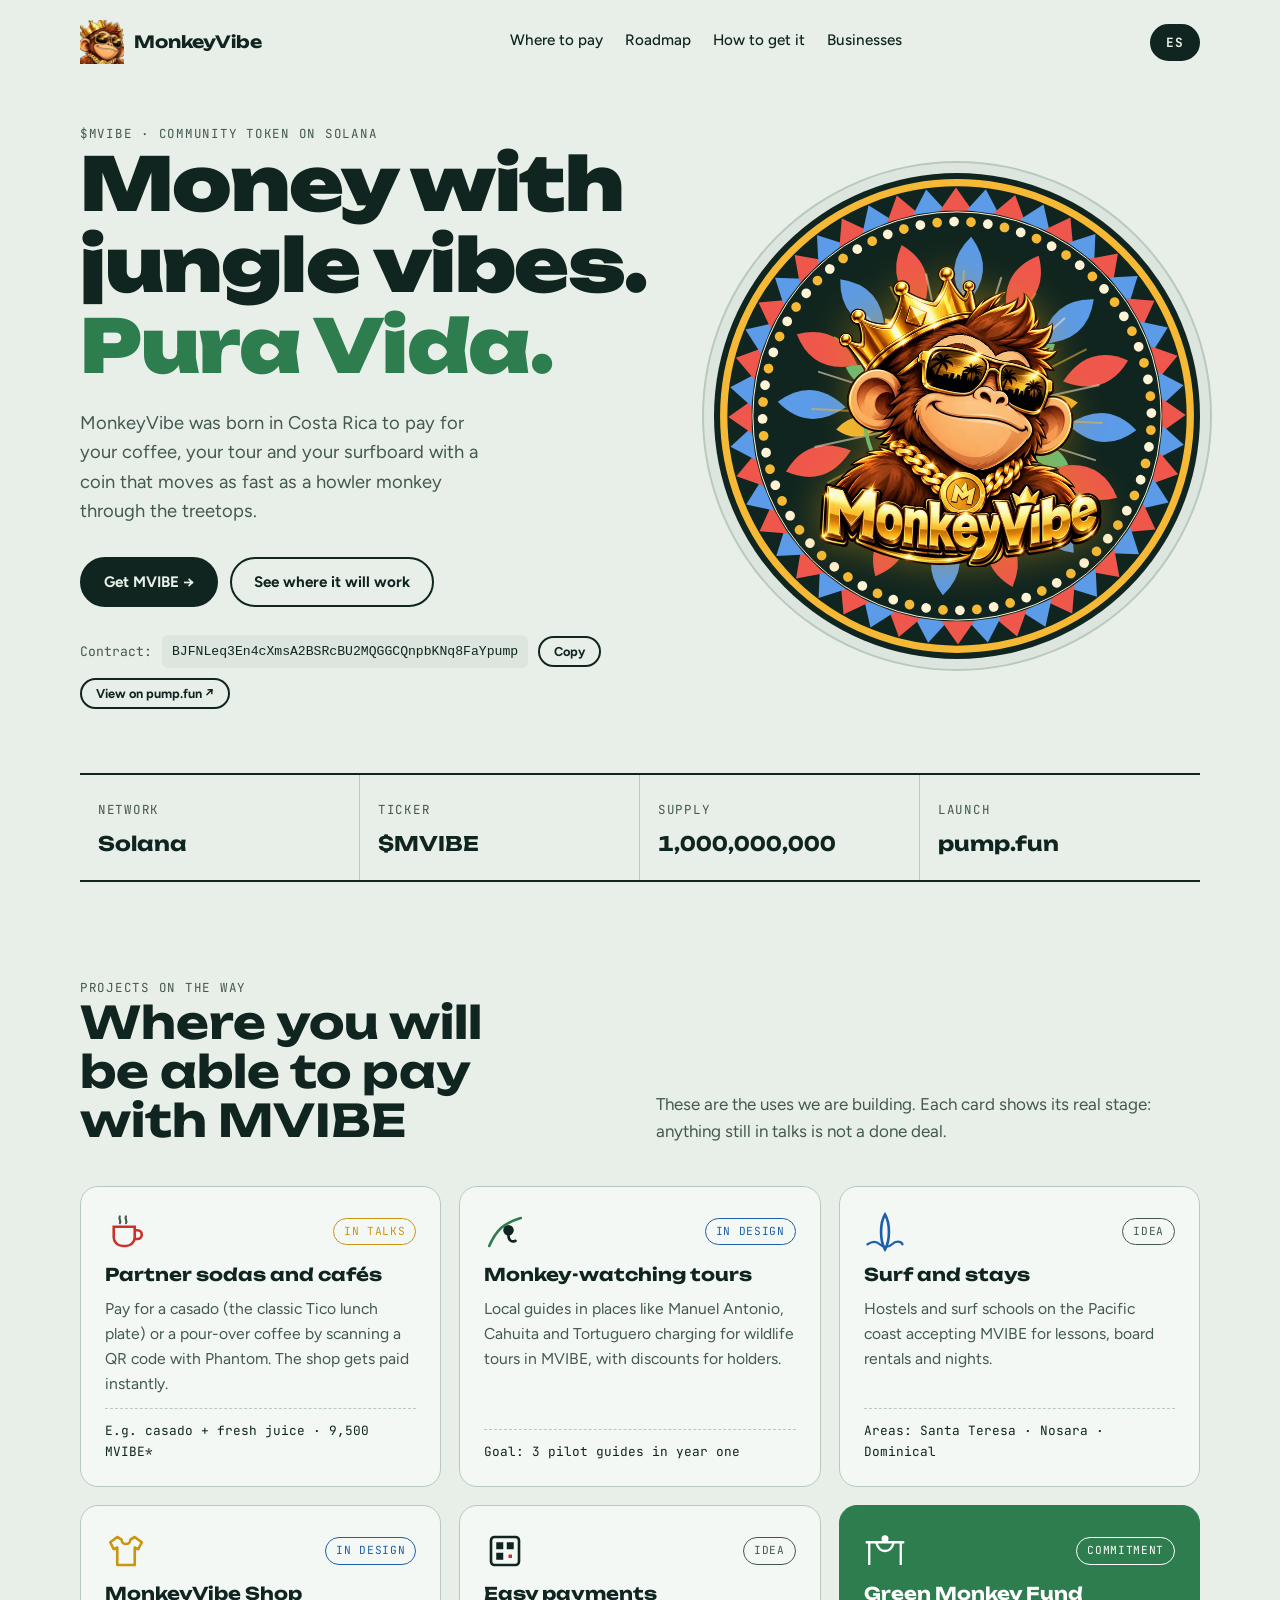
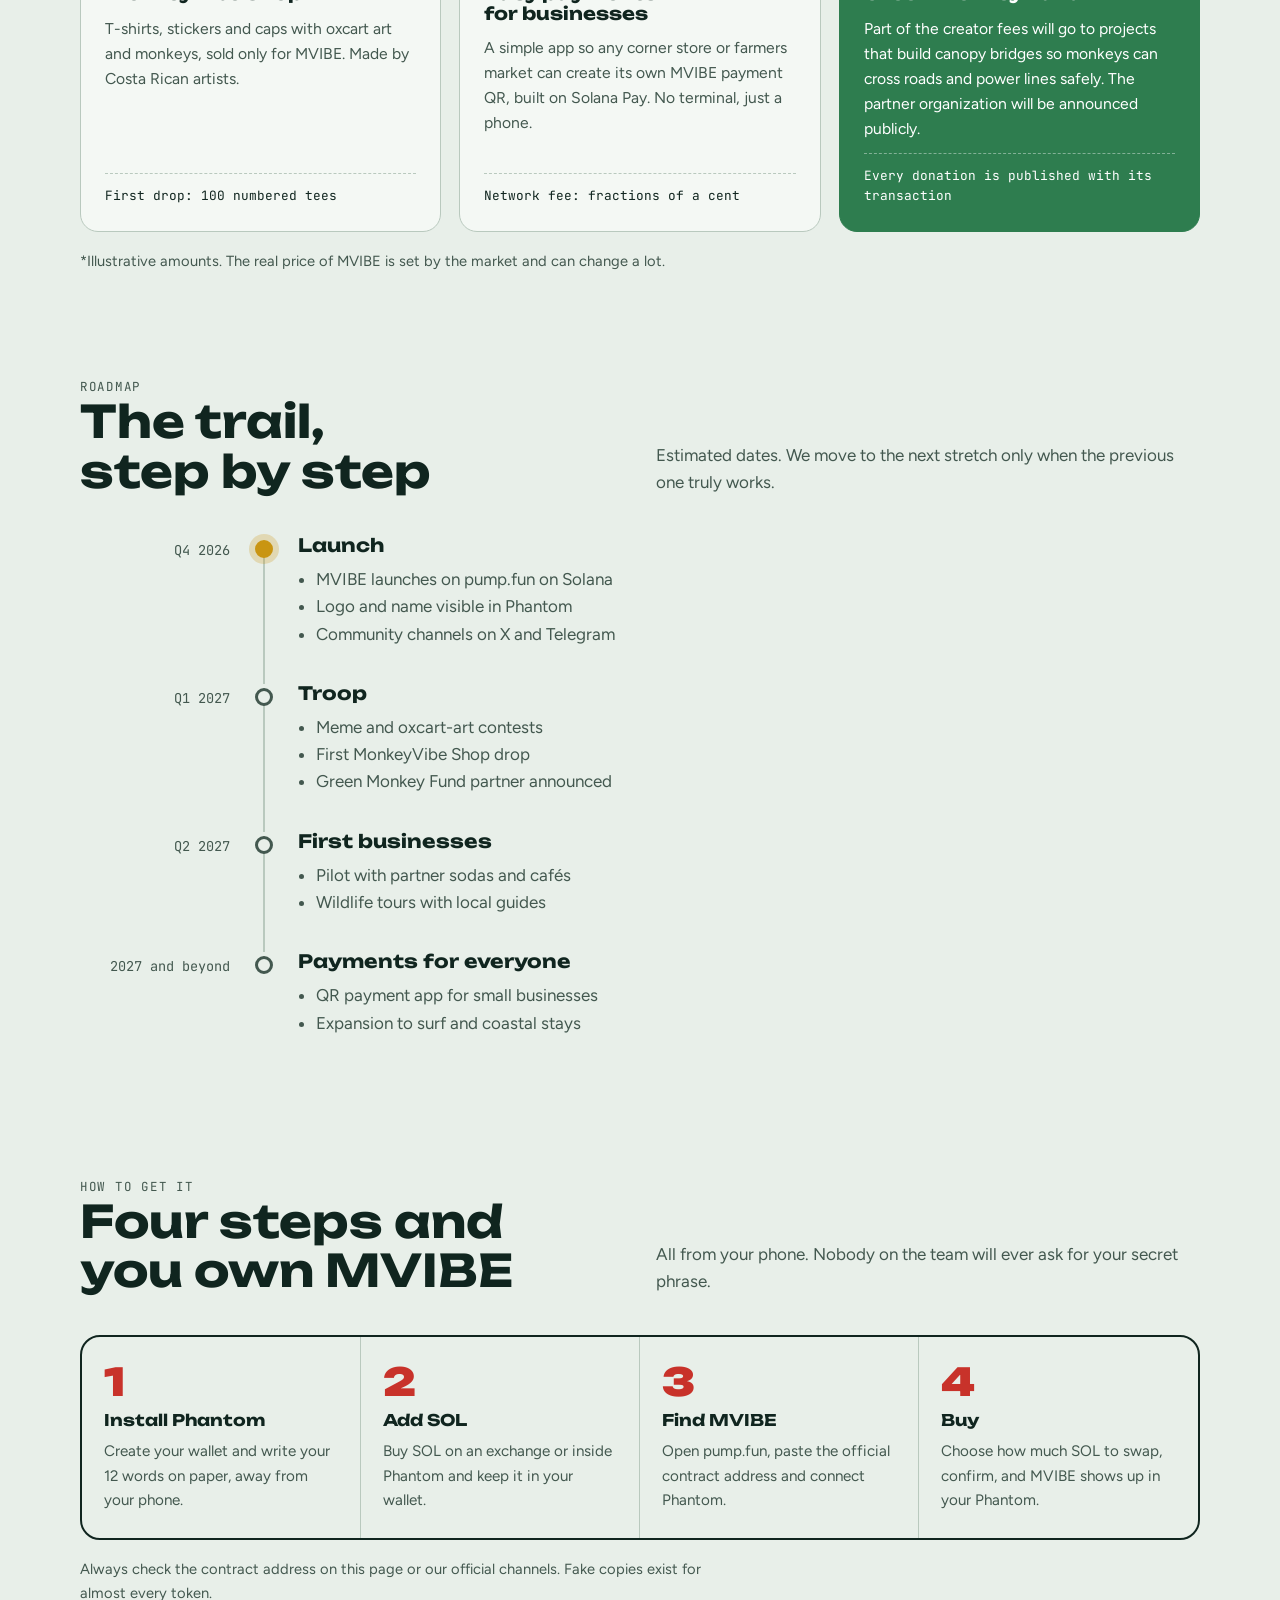
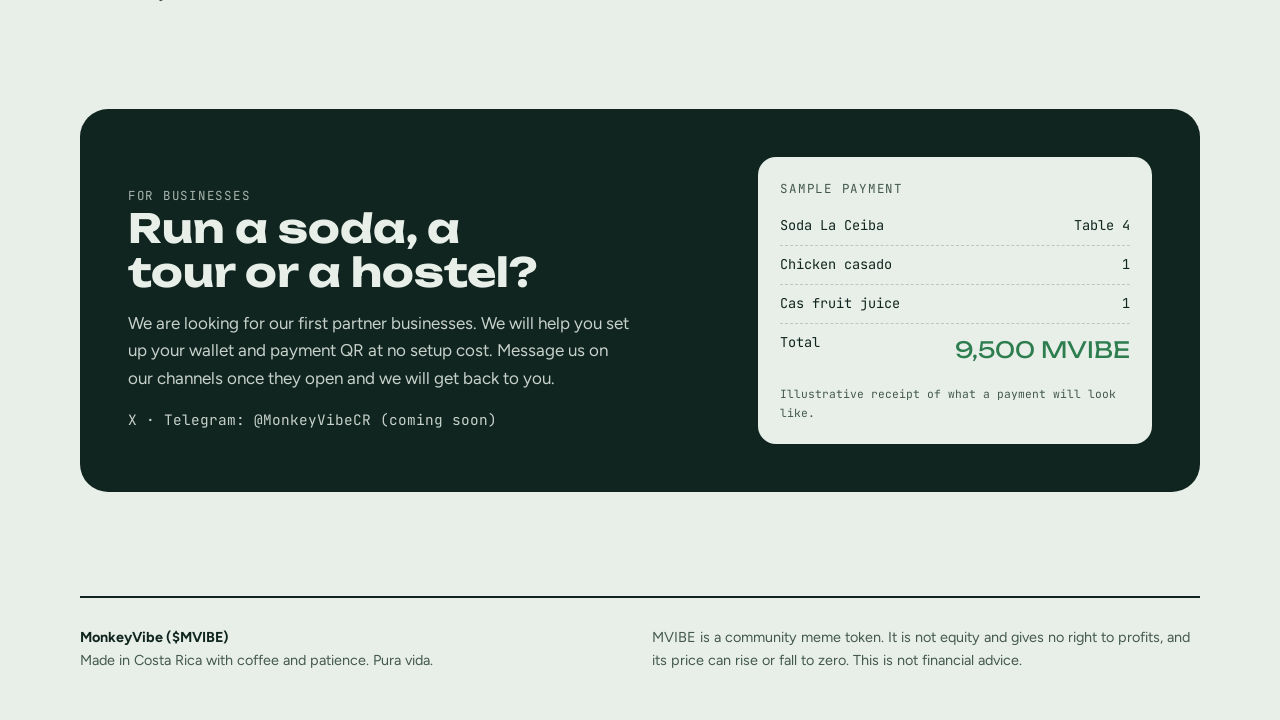
<file: index (1).html>
<!doctype html>
<html lang="es">
<head>
<meta charset="utf-8">
<meta name="viewport" content="width=device-width, initial-scale=1, viewport-fit=cover">
<meta name="description" content="MonkeyVibe ($MVIBE): token comunitario Pura Vida en Solana, hecho en Costa Rica.">
<meta property="og:title" content="MonkeyVibe ($MVIBE)">
<meta property="og:description" content="Pura Vida on Solana. Community token from Costa Rica.">
<meta name="theme-color" content="#0D1F1A">
<link rel="icon" href="/favicon.ico" sizes="any">
<link rel="icon" type="image/png" sizes="32x32" href="/favicon-32.png">
<link rel="apple-touch-icon" href="/apple-touch-icon.png">
<meta property="og:image" content="https://monkeyvibecr.com/og.jpg">
<meta property="og:url" content="https://monkeyvibecr.com">
<meta name="twitter:card" content="summary_large_image">
<style>:root{padding-top:env(safe-area-inset-top,0px);padding-bottom:env(safe-area-inset-bottom,0px)}body{margin:0}img{max-width:100%}[hidden]{display:none!important}</style>
<title>MonkeyVibe</title>
<link rel="preconnect" href="https://fonts.googleapis.com">
<link rel="preconnect" href="https://fonts.gstatic.com" crossorigin>
<link rel="stylesheet" href="https://fonts.googleapis.com/css2?family=Unbounded:wght@500;700;900&family=Figtree:wght@400;500;700&family=JetBrains+Mono:wght@400;600&display=swap">
<style>
/* Layout: canopy at night. Hero = a carreta wheel turned into a coin; below, a trail of stops (uses → route → how to get it), like walking a jungle path. */
:root{
  --bg:#E8EFE9;          /* neblina de Monteverde */
  --bg-2:#DCE6DE;
  --ink:#10251F;
  --ink-soft:#43584F;
  --line:#B9C9BE;
  --rojo:#C8322A;        /* rojo carreta */
  --amarillo:#C99512;    /* oro del logo */
  --azul:#1F5FA8;        /* azul carreta */
  --verde:#2E7D4F;
  --card:#F4F8F4;
  --wheel-bg:#10251F;
  --f-display:"Unbounded","Arial Black",system-ui,sans-serif;
  --f-body:"Figtree",system-ui,-apple-system,"Segoe UI",sans-serif;
  --f-mono:"JetBrains Mono",ui-monospace,Menlo,Consolas,monospace;
}
@media (prefers-color-scheme: dark){
  :root:not([data-theme="light"]){
    --bg:#0D1F1A;--bg-2:#132A23;--ink:#E6EFE8;--ink-soft:#9DB3A7;--line:#28443A;
    --rojo:#F0574C;--amarillo:#F2C14E;--azul:#5B9BE8;--verde:#5BC489;--card:#122822;--wheel-bg:#081512;
    color-scheme:dark;
  }
}
:root[data-theme="dark"]{
  --bg:#0D1F1A;--bg-2:#132A23;--ink:#E6EFE8;--ink-soft:#9DB3A7;--line:#28443A;
  --rojo:#F0574C;--amarillo:#F2C14E;--azul:#5B9BE8;--verde:#5BC489;--card:#122822;--wheel-bg:#081512;
  color-scheme:dark;
}
*{box-sizing:border-box}
body{background:var(--bg);color:var(--ink);font-family:var(--f-body);font-size:17px;line-height:1.6;padding-inline:20px}
.wrap{max-width:1120px;margin-inline:auto}
a{color:inherit}
:focus-visible{outline:3px solid var(--amarillo);outline-offset:3px;border-radius:4px}
h1,h2,h3{font-family:var(--f-display);text-wrap:balance;margin:0;line-height:1.1}
p{margin:0}
.eyebrow{font-family:var(--f-mono);font-size:.78rem;letter-spacing:.14em;text-transform:uppercase;color:var(--ink-soft)}

/* nav */
nav{display:flex;align-items:center;justify-content:space-between;gap:16px;padding-block:20px;flex-wrap:wrap}
.brand{display:flex;align-items:center;gap:10px;font-family:var(--f-display);font-weight:700;font-size:1.05rem;text-decoration:none}
.brand img{width:44px;height:44px}
.navlinks{display:flex;gap:22px;flex-wrap:wrap;font-weight:500;font-size:.95rem}
.navlinks a{text-decoration:none;border-bottom:2px solid transparent;padding-bottom:2px}
.navlinks a:hover{border-color:var(--amarillo)}

/* hero */
.hero{display:grid;grid-template-columns:1.1fr .9fr;gap:40px;align-items:center;padding-block:40px 64px}
.hero > *{min-width:0}
.hero h1{font-size:clamp(2.3rem,6vw,4.6rem);font-weight:900;letter-spacing:-.02em}
.hero h1 .pv{display:block;color:var(--verde)}
.hero .lead{margin-top:22px;font-size:1.15rem;max-width:34ch;color:var(--ink-soft)}
.cta{display:flex;gap:12px;flex-wrap:wrap;margin-top:30px}
.btn{font:700 .95rem var(--f-body);padding:14px 22px;border-radius:999px;text-decoration:none;border:2px solid var(--ink);display:inline-flex;align-items:center;gap:8px;cursor:pointer;background:transparent;color:var(--ink)}
.btn.main{background:var(--ink);color:var(--bg)}
.btn:hover{transform:translateY(-1px)}
.ca{margin-top:28px;font-family:var(--f-mono);font-size:.82rem;color:var(--ink-soft);display:flex;gap:10px;align-items:center;flex-wrap:wrap}
.ca code{background:var(--bg-2);padding:6px 10px;border-radius:6px;color:var(--ink);overflow-wrap:anywhere}
.wheel{position:relative;aspect-ratio:1;max-width:100%;width:100%;border-radius:50%;background:var(--wheel-bg);box-shadow:0 0 0 10px var(--bg-2),0 0 0 12px var(--line)}
.wheel canvas{width:100%;height:100%;display:block;border-radius:50%}
.wheel .hub{position:absolute;inset:0;margin:auto;width:62%;height:62%;display:grid;place-items:center;border-radius:50%;filter:drop-shadow(0 0 18px color-mix(in srgb,var(--amarillo) 45%,transparent))}
.wheel .hub img{width:100%;height:100%;display:block}

/* ficha */
.ficha{display:grid;grid-template-columns:repeat(4,1fr);border-block:2px solid var(--ink);margin-bottom:96px}
.ficha div{padding:20px 18px;border-right:1px solid var(--line);min-width:0}
.ficha div:last-child{border-right:0}
.ficha b{display:block;font-family:var(--f-display);font-size:1.25rem;margin-top:6px;font-variant-numeric:tabular-nums;overflow-wrap:anywhere}

/* sections */
section{margin-bottom:104px}
.sec-head{display:grid;grid-template-columns:1fr 1fr;gap:32px;align-items:end;margin-bottom:40px}
.sec-head > *{min-width:0}
.sec-head h2{font-size:clamp(1.8rem,4vw,2.8rem);font-weight:700}
.sec-head p{color:var(--ink-soft);max-width:48ch}

/* usos */
.usos{display:grid;grid-template-columns:repeat(3,1fr);gap:18px}
.uso{background:var(--card);border:1px solid var(--line);border-radius:18px;padding:24px;display:flex;flex-direction:column;gap:12px;min-width:0}
.uso .top{display:flex;justify-content:space-between;align-items:center;gap:10px}
.uso svg{width:42px;height:42px;flex:none}
.uso h3{font-size:1.1rem;font-weight:700}
.uso p{color:var(--ink-soft);font-size:.98rem}
.uso .ej{margin-top:auto;font-family:var(--f-mono);font-size:.8rem;color:var(--ink);border-top:1px dashed var(--line);padding-top:12px}
.chip{font-family:var(--f-mono);font-size:.7rem;letter-spacing:.06em;text-transform:uppercase;padding:4px 10px;border-radius:999px;white-space:nowrap;border:1.5px solid currentColor}
.chip.dis{color:var(--azul)}
.chip.con{color:var(--amarillo)}
.chip.ide{color:var(--ink-soft)}
.uso.verde{background:var(--verde);border-color:var(--verde);color:#fff}
.uso.verde p,.uso.verde .ej{color:#fff;border-color:rgba(255,255,255,.4)}
.uso.verde .chip{color:#fff}

/* ruta */
.ruta{position:relative;display:grid;gap:0}
.paso{display:grid;grid-template-columns:150px 28px 1fr;gap:20px;padding-bottom:36px}
.paso > *{min-width:0}
.paso .when{font-family:var(--f-mono);font-size:.85rem;color:var(--ink-soft);text-align:right;padding-top:4px}
.paso .dot{position:relative;display:flex;justify-content:center}
.paso .dot::before{content:"";position:absolute;top:10px;bottom:-36px;width:2px;background:var(--line)}
.paso:last-child .dot::before{display:none}
.paso .dot span{position:relative;width:18px;height:18px;border-radius:50%;background:var(--bg);border:3px solid var(--ink-soft);margin-top:4px}
.paso.now .dot span{background:var(--amarillo);border-color:var(--amarillo);box-shadow:0 0 0 6px color-mix(in srgb,var(--amarillo) 25%,transparent)}
.paso h3{font-size:1.15rem;font-weight:700}
.paso ul{margin:10px 0 0;padding-left:18px;color:var(--ink-soft)}

/* como */
.como{display:grid;grid-template-columns:repeat(4,1fr);gap:0;border:2px solid var(--ink);border-radius:20px;overflow:hidden}
.step{padding:26px 22px;border-right:1px solid var(--line);display:flex;flex-direction:column;gap:10px;min-width:0}
.step:last-child{border-right:0}
.step .n{font-family:var(--f-display);font-weight:900;font-size:2.4rem;color:var(--rojo);line-height:1}
.step h3{font-size:1rem}
.step p{font-size:.95rem;color:var(--ink-soft)}
.aviso{margin-top:18px;font-size:.92rem;color:var(--ink-soft);max-width:70ch}

/* comercios */
.comercio{background:var(--ink);color:var(--bg);border-radius:28px;padding:48px;display:grid;grid-template-columns:1.2fr .8fr;gap:40px;align-items:center}
.comercio > *{min-width:0}
.comercio h2{font-size:clamp(1.7rem,3.6vw,2.5rem)}
.comercio p{margin-top:16px;opacity:.85;max-width:46ch}
.qr{background:var(--bg);color:var(--ink);border-radius:18px;padding:22px;font-family:var(--f-mono);font-size:.85rem}
.qr .row{display:flex;justify-content:space-between;gap:12px;padding-block:8px;border-bottom:1px dashed var(--line)}
.qr .row:last-of-type{border-bottom:0}
.qr .tot{font-family:var(--f-display);font-size:1.4rem;color:var(--verde)}
.qr small{display:block;margin-top:10px;color:var(--ink-soft)}

footer{border-top:2px solid var(--ink);padding-block:28px 48px;display:grid;grid-template-columns:1fr 1fr;gap:24px;font-size:.9rem;color:var(--ink-soft)}
footer > *{min-width:0}
footer strong{color:var(--ink)}

@media (max-width:900px){
  .hero,.sec-head,.comercio,footer{grid-template-columns:1fr}
  .wheel{max-width:420px;margin-inline:auto}
  .usos{grid-template-columns:1fr 1fr}
  .como{grid-template-columns:1fr 1fr}
  .step:nth-child(2){border-right:0}
  .step:nth-child(-n+2){border-bottom:1px solid var(--line)}
  .ficha{grid-template-columns:1fr 1fr}
  .ficha div:nth-child(2){border-right:0}
  .ficha div:nth-child(-n+2){border-bottom:1px solid var(--line)}
}
@media (max-width:600px){
  .usos,.como{grid-template-columns:1fr}
  .step{border-right:0;border-bottom:1px solid var(--line)}
  .step:last-child{border-bottom:0}
  .paso{grid-template-columns:22px 1fr;gap:14px}
  .paso .when{grid-column:2;text-align:left;padding:0;order:-1}
  .paso .dot{grid-row:1 / span 2;grid-column:1}
  .comercio{padding:28px}
  .navlinks{gap:14px;font-size:.88rem}
}

.lang{font:700 .8rem var(--f-mono);letter-spacing:.08em;padding:8px 14px;border-radius:999px;border:2px solid var(--ink);background:var(--ink);color:var(--bg);cursor:pointer}
@media (max-width:600px){
  body{font-size:16px;padding-inline:16px}
  nav{display:grid;grid-template-columns:1fr auto;row-gap:12px;padding-block:14px}
  .navlinks{grid-column:1 / -1;order:3;flex-wrap:nowrap;overflow-x:auto;gap:18px;padding-bottom:6px;scrollbar-width:none;margin-inline:-16px;padding-inline:16px}
  .navlinks a{white-space:nowrap}
  .hero{padding-block:16px 48px;gap:36px}
  .hero .lead{font-size:1.05rem}
  .cta .btn{flex:1 1 100%;justify-content:center}
  .wheel{max-width:300px;box-shadow:0 0 0 6px var(--bg-2),0 0 0 8px var(--line)}
  .ficha b{font-size:1rem}
  .ficha div{padding:16px 12px}
  section{margin-bottom:72px}
  .ficha{margin-bottom:72px}
  .sec-head{margin-bottom:28px;gap:14px}
  .uso{padding:20px}
  .comercio{border-radius:20px}
  .qr .row{font-size:.8rem}
  .qr .tot{font-size:1.15rem}
}
@media (prefers-reduced-motion:reduce){.btn:hover{transform:none}}
</style>

</head>
<body>
<div class="wrap">
<nav>
  <a class="brand" href="#top" aria-label="MonkeyVibe inicio">
    <img src="[data-uri]" alt="" width="44" height="44">
    MonkeyVibe
  </a>
  <div class="navlinks">
    <a href="#usos">Dónde pagar</a>
    <a href="#ruta">Ruta</a>
    <a href="#como">Cómo conseguirla</a>
    <a href="#comercios">Comercios</a>
  </div>
  <button class="lang" id="lang" type="button" aria-label="Switch to English">EN</button>
</nav>

<header class="hero" id="top">
  <div>
    <p class="eyebrow">$MVIBE · token comunitario en Solana</p>
    <h1>Plata con vibra de selva. <span class="pv">Pura Vida.</span></h1>
    <p class="lead">MonkeyVibe nace en Costa Rica para pagar el cafecito, el tour y la tabla de surf con una moneda que se mueve tan rápido como un mono congo entre los árboles.</p>
    <div class="cta">
      <a class="btn main" href="#como">Conseguir MVIBE →</a>
      <a class="btn" href="#usos">Ver dónde se usará</a>
    </div>
    <div class="ca">
      <span>Contrato:</span>
      <code id="ca">BJFNLeq3En4cXmsA2BSRcBU2MQGGCQnpbKNq8FaYpump</code>
      <button class="btn" id="copy" type="button" style="padding:6px 14px;font-size:.8rem">Copiar</button>
      <a class="btn" href="https://pump.fun/coin/BJFNLeq3En4cXmsA2BSRcBU2MQGGCQnpbKNq8FaYpump" target="_blank" rel="noopener" style="padding:6px 14px;font-size:.8rem">Ver en pump.fun ↗</a>
    </div>
  </div>
  <div class="wheel" aria-label="Rueda de carreta típica costarricense convertida en moneda">
    <canvas id="rueda"></canvas>
    <div class="hub"><img src="[data-uri]" alt="Logo de la moneda MonkeyVibe" width="560" height="560"></div>
  </div>
</header>

<div class="ficha">
  <div><span class="eyebrow">Red</span><b>Solana</b></div>
  <div><span class="eyebrow">Símbolo</span><b>$MVIBE</b></div>
  <div><span class="eyebrow">Suministro</span><b>1.000.000.000</b></div>
  <div><span class="eyebrow">Lanzamiento</span><b>pump.fun</b></div>
</div>

<section id="usos">
  <div class="sec-head">
    <div>
      <p class="eyebrow">Proyectos en camino</p>
      <h2>Dónde vas a poder pagar con MVIBE</h2>
    </div>
    <p>Estos son los usos que estamos armando. Cada tarjeta dice en qué etapa va, sin adornos: lo que está en conversación todavía no es un hecho.</p>
  </div>
  <div class="usos">
    <article class="uso">
      <div class="top">
        <svg viewBox="0 0 48 48" aria-hidden="true"><path d="M10 18h24v12a10 10 0 0 1-10 10h-4a10 10 0 0 1-10-10z" fill="none" stroke="var(--rojo)" stroke-width="3"/><path d="M34 22h3a5 5 0 0 1 0 10h-3" fill="none" stroke="var(--rojo)" stroke-width="3"/><path d="M17 6c-2 3 2 5 0 8M24 6c-2 3 2 5 0 8" stroke="var(--ink-soft)" stroke-width="2.4" fill="none" stroke-linecap="round"/></svg>
        <span class="chip con">En conversaciones</span>
      </div>
      <h3>Sodas y cafeterías aliadas</h3>
      <p>Pagar el casado o el café chorreado escaneando un código QR con Phantom. El comercio recibe al instante.</p>
      <p class="ej">Ej: casado + fresco · 9.500 MVIBE*</p>
    </article>
    <article class="uso">
      <div class="top">
        <svg viewBox="0 0 48 48" aria-hidden="true"><path d="M6 40C14 22 22 14 42 8" stroke="var(--verde)" stroke-width="3" fill="none" stroke-linecap="round"/><circle cx="28" cy="22" r="6" fill="var(--ink)"/><path d="M28 28c0 6 4 8 8 6" stroke="var(--ink)" stroke-width="3" fill="none" stroke-linecap="round"/></svg>
        <span class="chip dis">En diseño</span>
      </div>
      <h3>Tours para ver monos</h3>
      <p>Guías locales en zonas como Manuel Antonio, Cahuita y Tortuguero cobrando tours de avistamiento en MVIBE, con descuento para holders.</p>
      <p class="ej">Meta: 3 guías piloto en el primer año</p>
    </article>
    <article class="uso">
      <div class="top">
        <svg viewBox="0 0 48 48" aria-hidden="true"><path d="M24 4c6 10 6 30 0 40-6-10-6-30 0-40z" fill="none" stroke="var(--azul)" stroke-width="3"/><path d="M4 38c6-4 10-4 14 0s10 4 14 0 10-4 12 0" stroke="var(--azul)" stroke-width="2.6" fill="none" stroke-linecap="round"/></svg>
        <span class="chip ide">Idea</span>
      </div>
      <h3>Surf y hospedaje</h3>
      <p>Hostales y escuelas de surf en la costa del Pacífico aceptando MVIBE para clases, alquiler de tablas y noches.</p>
      <p class="ej">Zonas: Santa Teresa · Nosara · Dominical</p>
    </article>
    <article class="uso">
      <div class="top">
        <svg viewBox="0 0 48 48" aria-hidden="true"><path d="M14 8l-8 6 4 8 4-2v20h20V20l4 2 4-8-8-6-5 3a5 5 0 0 1-10 0z" fill="none" stroke="var(--amarillo)" stroke-width="3" stroke-linejoin="round"/></svg>
        <span class="chip dis">En diseño</span>
      </div>
      <h3>Tienda MonkeyVibe</h3>
      <p>Camisetas, stickers y gorras con arte de carreta y monos, que solo se compran con MVIBE. Hechas por artistas ticos.</p>
      <p class="ej">Primer drop: 100 camisetas numeradas</p>
    </article>
    <article class="uso">
      <div class="top">
        <svg viewBox="0 0 48 48" aria-hidden="true"><rect x="8" y="8" width="32" height="32" rx="4" fill="none" stroke="var(--ink)" stroke-width="3"/><rect x="14" y="14" width="8" height="8" fill="var(--ink)"/><rect x="26" y="14" width="8" height="8" fill="var(--ink)"/><rect x="14" y="26" width="8" height="8" fill="var(--ink)"/><rect x="28" y="28" width="4" height="4" fill="var(--rojo)"/></svg>
        <span class="chip ide">Idea</span>
      </div>
      <h3>Cobro fácil para negocios</h3>
      <p>Una app sencilla para que cualquier pulpería o feria genere su QR de cobro en MVIBE, basada en Solana Pay. Sin terminal, solo el celular.</p>
      <p class="ej">Comisión de red: fracciones de centavo</p>
    </article>
    <article class="uso verde">
      <div class="top">
        <svg viewBox="0 0 48 48" aria-hidden="true"><path d="M2 14h44" stroke="#fff" stroke-width="2.6"/><path d="M6 14v26M42 14v26" stroke="#fff" stroke-width="2.6"/><path d="M14 14c2 8 6 10 10 10s8-2 10-10" stroke="#fff" stroke-width="2.6" fill="none"/><circle cx="24" cy="10" r="4" fill="#fff"/></svg>
        <span class="chip">Compromiso</span>
      </div>
      <h3>Fondo Mono Verde</h3>
      <p>Parte de las comisiones de creador irá a proyectos que instalan puentes de dosel para que los monos crucen calles y cables sin peligro. La organización aliada se anunciará públicamente.</p>
      <p class="ej">Cada aporte se publica con su transacción</p>
    </article>
  </div>
  <p class="aviso">*Montos ilustrativos. El precio real de MVIBE lo define el mercado y puede cambiar mucho.</p>
</section>

<section id="ruta">
  <div class="sec-head">
    <div>
      <p class="eyebrow">Hoja de ruta</p>
      <h2>El sendero, paso a paso</h2>
    </div>
    <p>Fechas estimadas. Avanzamos al siguiente tramo cuando el anterior funciona de verdad, no antes.</p>
  </div>
  <div class="ruta">
    <div class="paso now">
      <div class="when">Q4 2026</div>
      <div class="dot"><span></span></div>
      <div>
        <h3>Lanzamiento</h3>
        <ul><li>MVIBE sale en pump.fun sobre Solana</li><li>Logo y nombre visibles en Phantom</li><li>Canales de comunidad en X y Telegram</li></ul>
      </div>
    </div>
    <div class="paso">
      <div class="when">Q1 2027</div>
      <div class="dot"><span></span></div>
      <div>
        <h3>Tropa</h3>
        <ul><li>Concursos de memes y arte de carreta</li><li>Primer drop de la tienda MonkeyVibe</li><li>Anuncio de la organización del Fondo Mono Verde</li></ul>
      </div>
    </div>
    <div class="paso">
      <div class="when">Q2 2027</div>
      <div class="dot"><span></span></div>
      <div>
        <h3>Primeros comercios</h3>
        <ul><li>Piloto con sodas y cafeterías aliadas</li><li>Tours de avistamiento con guías locales</li></ul>
      </div>
    </div>
    <div class="paso">
      <div class="when">2027 en adelante</div>
      <div class="dot"><span></span></div>
      <div>
        <h3>Cobro para todos</h3>
        <ul><li>App de cobro con QR para pequeños negocios</li><li>Expansión a surf y hospedaje en la costa</li></ul>
      </div>
    </div>
  </div>
</section>

<section id="como">
  <div class="sec-head">
    <div>
      <p class="eyebrow">Cómo conseguirla</p>
      <h2>Cuatro pasos y ya tenés MVIBE</h2>
    </div>
    <p>Todo desde el celular. Nadie del equipo te va a pedir tu frase secreta, nunca.</p>
  </div>
  <div class="como">
    <div class="step"><span class="n">1</span><h3>Instalá Phantom</h3><p>Creá la wallet y guardá tus 12 palabras en papel, lejos del celular.</p></div>
    <div class="step"><span class="n">2</span><h3>Cargá SOL</h3><p>Comprá SOL en un exchange o dentro de Phantom y dejalo en tu wallet.</p></div>
    <div class="step"><span class="n">3</span><h3>Buscá MVIBE</h3><p>Abrí pump.fun, pegá la dirección oficial del contrato y conectá Phantom.</p></div>
    <div class="step"><span class="n">4</span><h3>Comprá</h3><p>Elegí cuánto SOL cambiar, confirmá, y MVIBE aparece en tu Phantom.</p></div>
  </div>
  <p class="aviso">Verificá siempre la dirección del contrato en esta página o en nuestros canales oficiales. Hay copias falsas de casi cualquier token.</p>
</section>

<section id="comercios">
  <div class="comercio">
    <div>
      <p class="eyebrow" style="color:inherit;opacity:.7">Para negocios</p>
      <h2>¿Tenés una soda, un tour o un hostal?</h2>
      <p>Buscamos los primeros comercios aliados. Te ayudamos a crear tu wallet y tu QR de cobro, sin costo de instalación. Escribinos por nuestros canales cuando estén abiertos y te contactamos.</p>
      <p style="font-family:var(--f-mono);font-size:.9rem">X · Telegram: @MonkeyVibeCR (próximamente)</p>
    </div>
    <div class="qr" aria-label="Ejemplo de recibo de cobro">
      <div class="eyebrow" style="margin-bottom:8px">Ejemplo de cobro</div>
      <div class="row"><span>Soda La Ceiba</span><span>Mesa 4</span></div>
      <div class="row"><span>Casado de pollo</span><span>1</span></div>
      <div class="row"><span>Fresco de cas</span><span>1</span></div>
      <div class="row"><span>Total</span><span class="tot">9.500 MVIBE</span></div>
      <small>Recibo ilustrativo de cómo se verá un cobro.</small>
    </div>
  </div>
</section>

<footer>
  <div><strong>MonkeyVibe ($MVIBE)</strong><br>Hecho en Costa Rica, con café y paciencia. Pura vida.</div>
  <div>MVIBE es un token meme comunitario. No representa acciones ni derecho a ganancias, y su precio puede subir o bajar a cero. Esto no es asesoría financiera.</div>
</footer>
</div>

<script>
(function(){
  const cv=document.getElementById('rueda');
  const ctx=cv.getContext('2d');
  const reduce=window.matchMedia('(prefers-reduced-motion: reduce)').matches;
  let W=0,t=0;
  const cols=['#F0574C','#F5B935','#5B9BE8','#5BC489','#FFF3D6'];
  function size(){const r=cv.getBoundingClientRect();const d=window.devicePixelRatio||1;W=r.width;cv.width=r.width*d;cv.height=r.height*d;ctx.setTransform(d,0,0,d,0,0)}
  function ring(R,n,shape,rot,c1,c2){
    for(let i=0;i<n;i++){
      const a=rot+i*2*Math.PI/n;
      ctx.save();ctx.rotate(a);
      ctx.fillStyle=i%2?c1:c2;ctx.strokeStyle=i%2?c1:c2;
      if(shape==='petal'){ctx.beginPath();ctx.moveTo(0,R*0.62);ctx.quadraticCurveTo(R*0.16,R*0.82,0,R);ctx.quadraticCurveTo(-R*0.16,R*0.82,0,R*0.62);ctx.fill()}
      else if(shape==='tri'){ctx.beginPath();ctx.moveTo(-R*0.07,R*0.88);ctx.lineTo(R*0.07,R*0.88);ctx.lineTo(0,R*0.98);ctx.fill()}
      else if(shape==='dot'){ctx.beginPath();ctx.arc(0,R,R*0.025,0,7);ctx.fill()}
      else if(shape==='spoke'){ctx.lineWidth=2;ctx.globalAlpha=.55;ctx.beginPath();ctx.moveTo(0,R*0.2);ctx.lineTo(0,R);ctx.stroke()}
      ctx.restore();
    }
  }
  function circle(r,c,w){ctx.beginPath();ctx.arc(0,0,r,0,7);ctx.strokeStyle=c;ctx.lineWidth=w;ctx.stroke()}
  function draw(){
    const R=W/2;ctx.clearRect(0,0,W,W);ctx.save();ctx.translate(R,R);
    circle(R*0.96,cols[1],R*0.03);
    ring(R*0.96,48,'tri',t*0.4,cols[0],cols[2]);
    circle(R*0.84,cols[4],1);
    ring(R*0.8,72,'dot',-t*0.6,cols[1],cols[4]);
    ring(R*0.74,16,'petal',t*0.25,cols[0],cols[2]);
    ring(R*0.5,12,'petal',-t*0.35,cols[1],cols[3]);
    ring(R*0.6,24,'spoke',t*0.15,cols[4],cols[1]);
    circle(R*0.38,cols[3],R*0.015);
    ctx.restore();
  }
  function loop(){t+=0.004;draw();requestAnimationFrame(loop)}
  size();draw();
  window.addEventListener('resize',()=>{size();draw()});
  if(!reduce)requestAnimationFrame(loop);

  const btn=document.getElementById('copy'),ca=document.getElementById('ca');
  btn.addEventListener('click',()=>{
    navigator.clipboard.writeText(ca.textContent).then(()=>{btn.textContent=window.mvT?window.mvT('Copiado'):'Copiado'},()=>{const r=document.createRange();r.selectNodeContents(ca);const s=getSelection();s.removeAllRanges();s.addRange(r)});
  });
})();
</script>

<script>
(function(){
  const EN={"Dónde pagar": "Where to pay", "Ruta": "Roadmap", "Cómo conseguirla": "How to get it", "Comercios": "Businesses", "$MVIBE · token comunitario en Solana": "$MVIBE · community token on Solana", "Plata con vibra de selva.": "Money with jungle vibes.", "MonkeyVibe nace en Costa Rica para pagar el cafecito, el tour y la tabla de surf con una moneda que se mueve tan rápido como un mono congo entre los árboles.": "MonkeyVibe was born in Costa Rica to pay for your coffee, your tour and your surfboard with a coin that moves as fast as a howler monkey through the treetops.", "Conseguir MVIBE →": "Get MVIBE →", "Ver dónde se usará": "See where it will work", "Contrato:": "Contract:", "Ver en pump.fun ↗": "View on pump.fun ↗", "Copiar": "Copy", "Red": "Network", "Símbolo": "Ticker", "Suministro": "Supply", "1.000.000.000": "1,000,000,000", "Lanzamiento": "Launch", "Proyectos en camino": "Projects on the way", "Dónde vas a poder pagar con MVIBE": "Where you will be able to pay with MVIBE", "Estos son los usos que estamos armando. Cada tarjeta dice en qué etapa va, sin adornos: lo que está en conversación todavía no es un hecho.": "These are the uses we are building. Each card shows its real stage: anything still in talks is not a done deal.", "En conversaciones": "In talks", "Sodas y cafeterías aliadas": "Partner sodas and cafés", "Pagar el casado o el café chorreado escaneando un código QR con Phantom. El comercio recibe al instante.": "Pay for a casado (the classic Tico lunch plate) or a pour-over coffee by scanning a QR code with Phantom. The shop gets paid instantly.", "Ej: casado + fresco · 9.500 MVIBE*": "E.g. casado + fresh juice · 9,500 MVIBE*", "En diseño": "In design", "Tours para ver monos": "Monkey-watching tours", "Guías locales en zonas como Manuel Antonio, Cahuita y Tortuguero cobrando tours de avistamiento en MVIBE, con descuento para holders.": "Local guides in places like Manuel Antonio, Cahuita and Tortuguero charging for wildlife tours in MVIBE, with discounts for holders.", "Meta: 3 guías piloto en el primer año": "Goal: 3 pilot guides in year one", "Surf y hospedaje": "Surf and stays", "Hostales y escuelas de surf en la costa del Pacífico aceptando MVIBE para clases, alquiler de tablas y noches.": "Hostels and surf schools on the Pacific coast accepting MVIBE for lessons, board rentals and nights.", "Zonas: Santa Teresa · Nosara · Dominical": "Areas: Santa Teresa · Nosara · Dominical", "Tienda MonkeyVibe": "MonkeyVibe Shop", "Camisetas, stickers y gorras con arte de carreta y monos, que solo se compran con MVIBE. Hechas por artistas ticos.": "T-shirts, stickers and caps with oxcart art and monkeys, sold only for MVIBE. Made by Costa Rican artists.", "Primer drop: 100 camisetas numeradas": "First drop: 100 numbered tees", "Cobro fácil para negocios": "Easy payments for businesses", "Una app sencilla para que cualquier pulpería o feria genere su QR de cobro en MVIBE, basada en Solana Pay. Sin terminal, solo el celular.": "A simple app so any corner store or farmers market can create its own MVIBE payment QR, built on Solana Pay. No terminal, just a phone.", "Comisión de red: fracciones de centavo": "Network fee: fractions of a cent", "Compromiso": "Commitment", "Fondo Mono Verde": "Green Monkey Fund", "Parte de las comisiones de creador irá a proyectos que instalan puentes de dosel para que los monos crucen calles y cables sin peligro. La organización aliada se anunciará públicamente.": "Part of the creator fees will go to projects that build canopy bridges so monkeys can cross roads and power lines safely. The partner organization will be announced publicly.", "Cada aporte se publica con su transacción": "Every donation is published with its transaction", "*Montos ilustrativos. El precio real de MVIBE lo define el mercado y puede cambiar mucho.": "*Illustrative amounts. The real price of MVIBE is set by the market and can change a lot.", "Hoja de ruta": "Roadmap", "El sendero, paso a paso": "The trail, step by step", "Fechas estimadas. Avanzamos al siguiente tramo cuando el anterior funciona de verdad, no antes.": "Estimated dates. We move to the next stretch only when the previous one truly works.", "MVIBE sale en pump.fun sobre Solana": "MVIBE launches on pump.fun on Solana", "Logo y nombre visibles en Phantom": "Logo and name visible in Phantom", "Canales de comunidad en X y Telegram": "Community channels on X and Telegram", "Tropa": "Troop", "Concursos de memes y arte de carreta": "Meme and oxcart-art contests", "Primer drop de la tienda MonkeyVibe": "First MonkeyVibe Shop drop", "Anuncio de la organización del Fondo Mono Verde": "Green Monkey Fund partner announced", "Primeros comercios": "First businesses", "Piloto con sodas y cafeterías aliadas": "Pilot with partner sodas and cafés", "Tours de avistamiento con guías locales": "Wildlife tours with local guides", "2027 en adelante": "2027 and beyond", "Cobro para todos": "Payments for everyone", "App de cobro con QR para pequeños negocios": "QR payment app for small businesses", "Expansión a surf y hospedaje en la costa": "Expansion to surf and coastal stays", "Cuatro pasos y ya tenés MVIBE": "Four steps and you own MVIBE", "Todo desde el celular. Nadie del equipo te va a pedir tu frase secreta, nunca.": "All from your phone. Nobody on the team will ever ask for your secret phrase.", "Instalá Phantom": "Install Phantom", "Creá la wallet y guardá tus 12 palabras en papel, lejos del celular.": "Create your wallet and write your 12 words on paper, away from your phone.", "Cargá SOL": "Add SOL", "Comprá SOL en un exchange o dentro de Phantom y dejalo en tu wallet.": "Buy SOL on an exchange or inside Phantom and keep it in your wallet.", "Buscá MVIBE": "Find MVIBE", "Abrí pump.fun, pegá la dirección oficial del contrato y conectá Phantom.": "Open pump.fun, paste the official contract address and connect Phantom.", "Comprá": "Buy", "Elegí cuánto SOL cambiar, confirmá, y MVIBE aparece en tu Phantom.": "Choose how much SOL to swap, confirm, and MVIBE shows up in your Phantom.", "Verificá siempre la dirección del contrato en esta página o en nuestros canales oficiales. Hay copias falsas de casi cualquier token.": "Always check the contract address on this page or our official channels. Fake copies exist for almost every token.", "Para negocios": "For businesses", "¿Tenés una soda, un tour o un hostal?": "Run a soda, a tour or a hostel?", "Buscamos los primeros comercios aliados. Te ayudamos a crear tu wallet y tu QR de cobro, sin costo de instalación. Escribinos por nuestros canales cuando estén abiertos y te contactamos.": "We are looking for our first partner businesses. We will help you set up your wallet and payment QR at no setup cost. Message us on our channels once they open and we will get back to you.", "X · Telegram: @MonkeyVibeCR (próximamente)": "X · Telegram: @MonkeyVibeCR (coming soon)", "Ejemplo de cobro": "Sample payment", "Mesa 4": "Table 4", "Casado de pollo": "Chicken casado", "Fresco de cas": "Cas fruit juice", "9.500 MVIBE": "9,500 MVIBE", "Recibo ilustrativo de cómo se verá un cobro.": "Illustrative receipt of what a payment will look like.", "Hecho en Costa Rica, con café y paciencia. Pura vida.": "Made in Costa Rica with coffee and patience. Pura vida.", "MVIBE es un token meme comunitario. No representa acciones ni derecho a ganancias, y su precio puede subir o bajar a cero. Esto no es asesoría financiera.": "MVIBE is a community meme token. It is not equity and gives no right to profits, and its price can rise or fall to zero. This is not financial advice.", "Copiado": "Copied"};
  const nodes=[];
  const w=document.createTreeWalker(document.querySelector('.wrap'),NodeFilter.SHOW_TEXT);
  let n;while(n=w.nextNode()){const k=n.nodeValue.replace(/\s+/g,' ').trim();if(EN[k])nodes.push([n,n.nodeValue,n.nodeValue.replace(k,EN[k])])}
  const attrs=[['.wheel','aria-label','Costa Rican painted oxcart wheel turned into a coin'],['.hub img','alt','MonkeyVibe coin logo'],['.qr','aria-label','Sample payment receipt']]
    .map(([q,a,v])=>{const e=document.querySelector(q);return e?[e,a,e.getAttribute(a),v]:null}).filter(Boolean);
  let lang='es';
  window.mvT=k=>lang==='en'&&EN[k]?EN[k]:k;
  const btn=document.getElementById('lang');
  function set(l){
    lang=l;document.documentElement.lang=l;
    nodes.forEach(([n,es,en])=>n.nodeValue=l==='en'?en:es);
    attrs.forEach(([e,a,es,en])=>e.setAttribute(a,l==='en'?en:es));
    btn.textContent=l==='en'?'ES':'EN';
    btn.setAttribute('aria-label',l==='en'?'Cambiar a español':'Switch to English');
    try{localStorage.setItem('mv-lang',l)}catch(e){}
  }
  btn.addEventListener('click',()=>set(lang==='en'?'es':'en'));
  let start='es';
  try{start=localStorage.getItem('mv-lang')||start}catch(e){}
  if(location.hash==='#en')start='en';
  else if(!/^es/i.test(navigator.language||'es')&&!localStorage_has())start='en';
  function localStorage_has(){try{return !!localStorage.getItem('mv-lang')}catch(e){return false}}
  if(start==='en')set('en');
})();
</script>

</body>
</html>
</file>
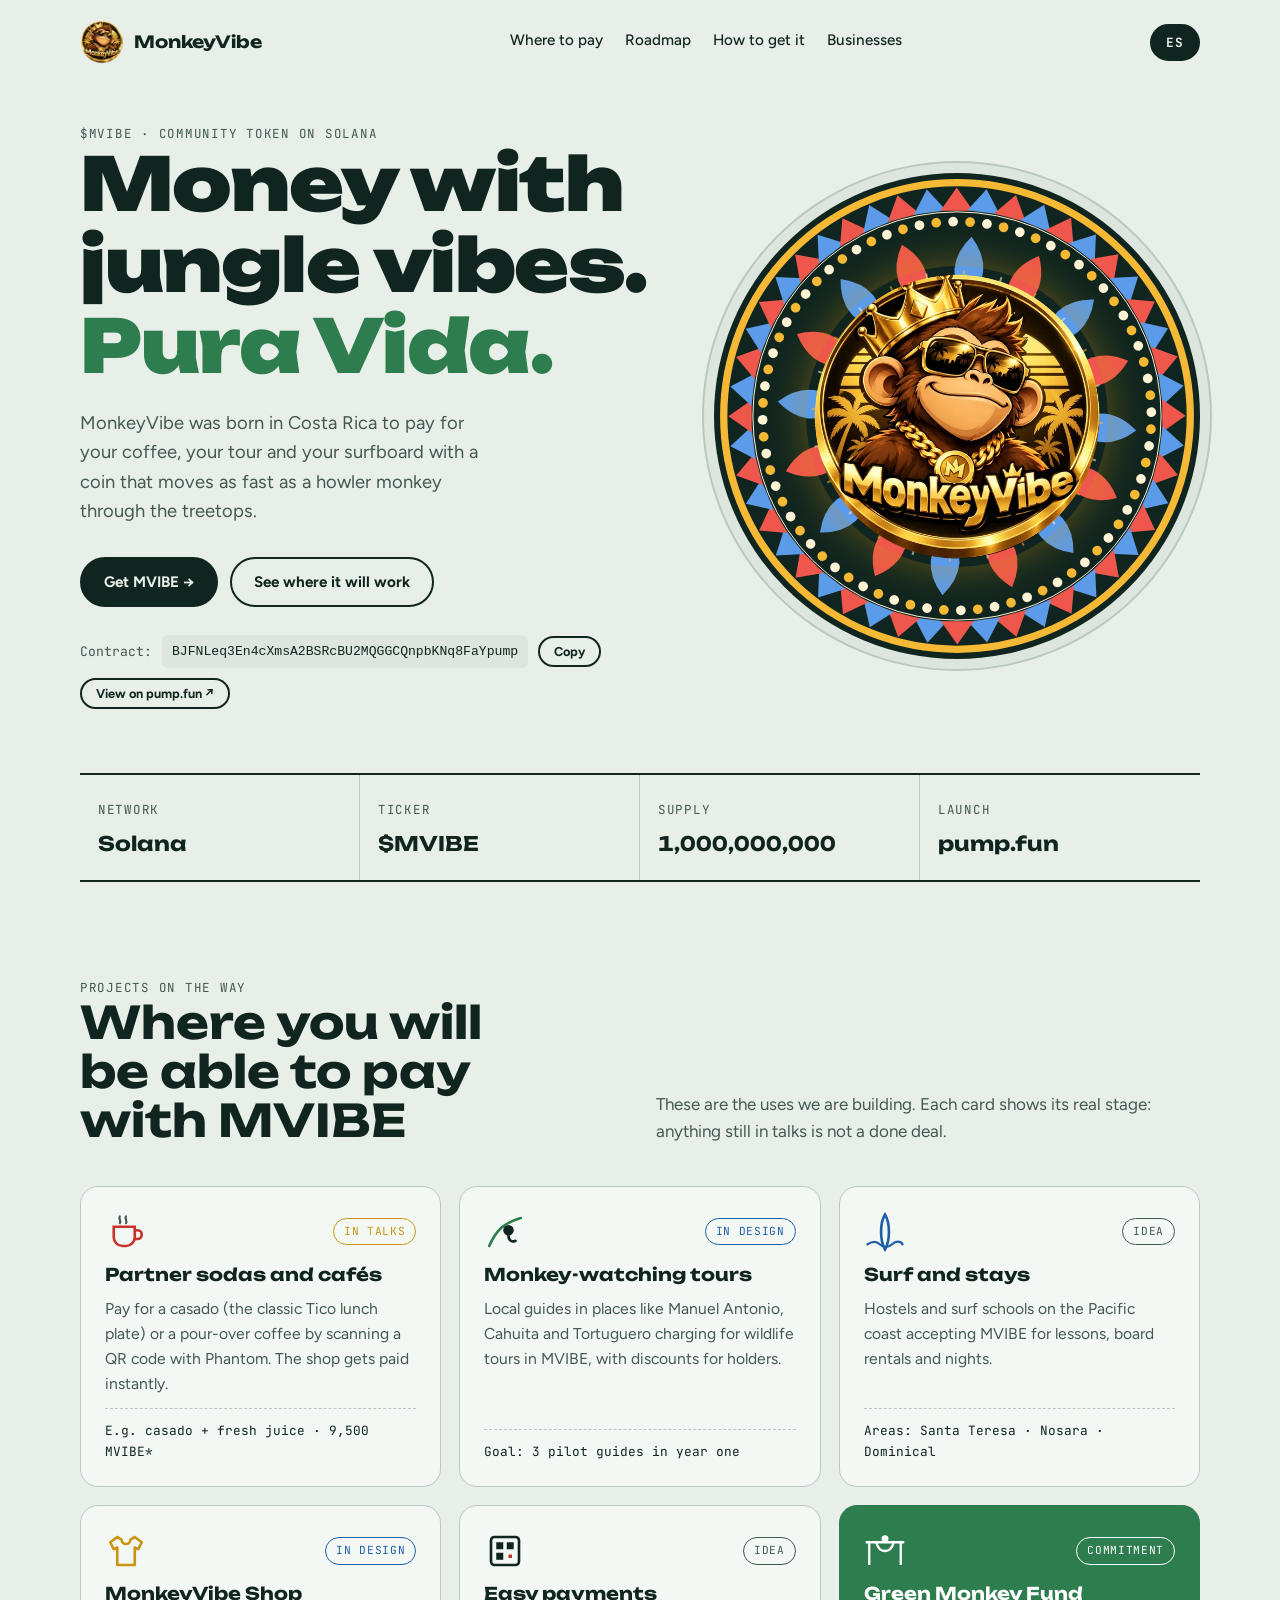
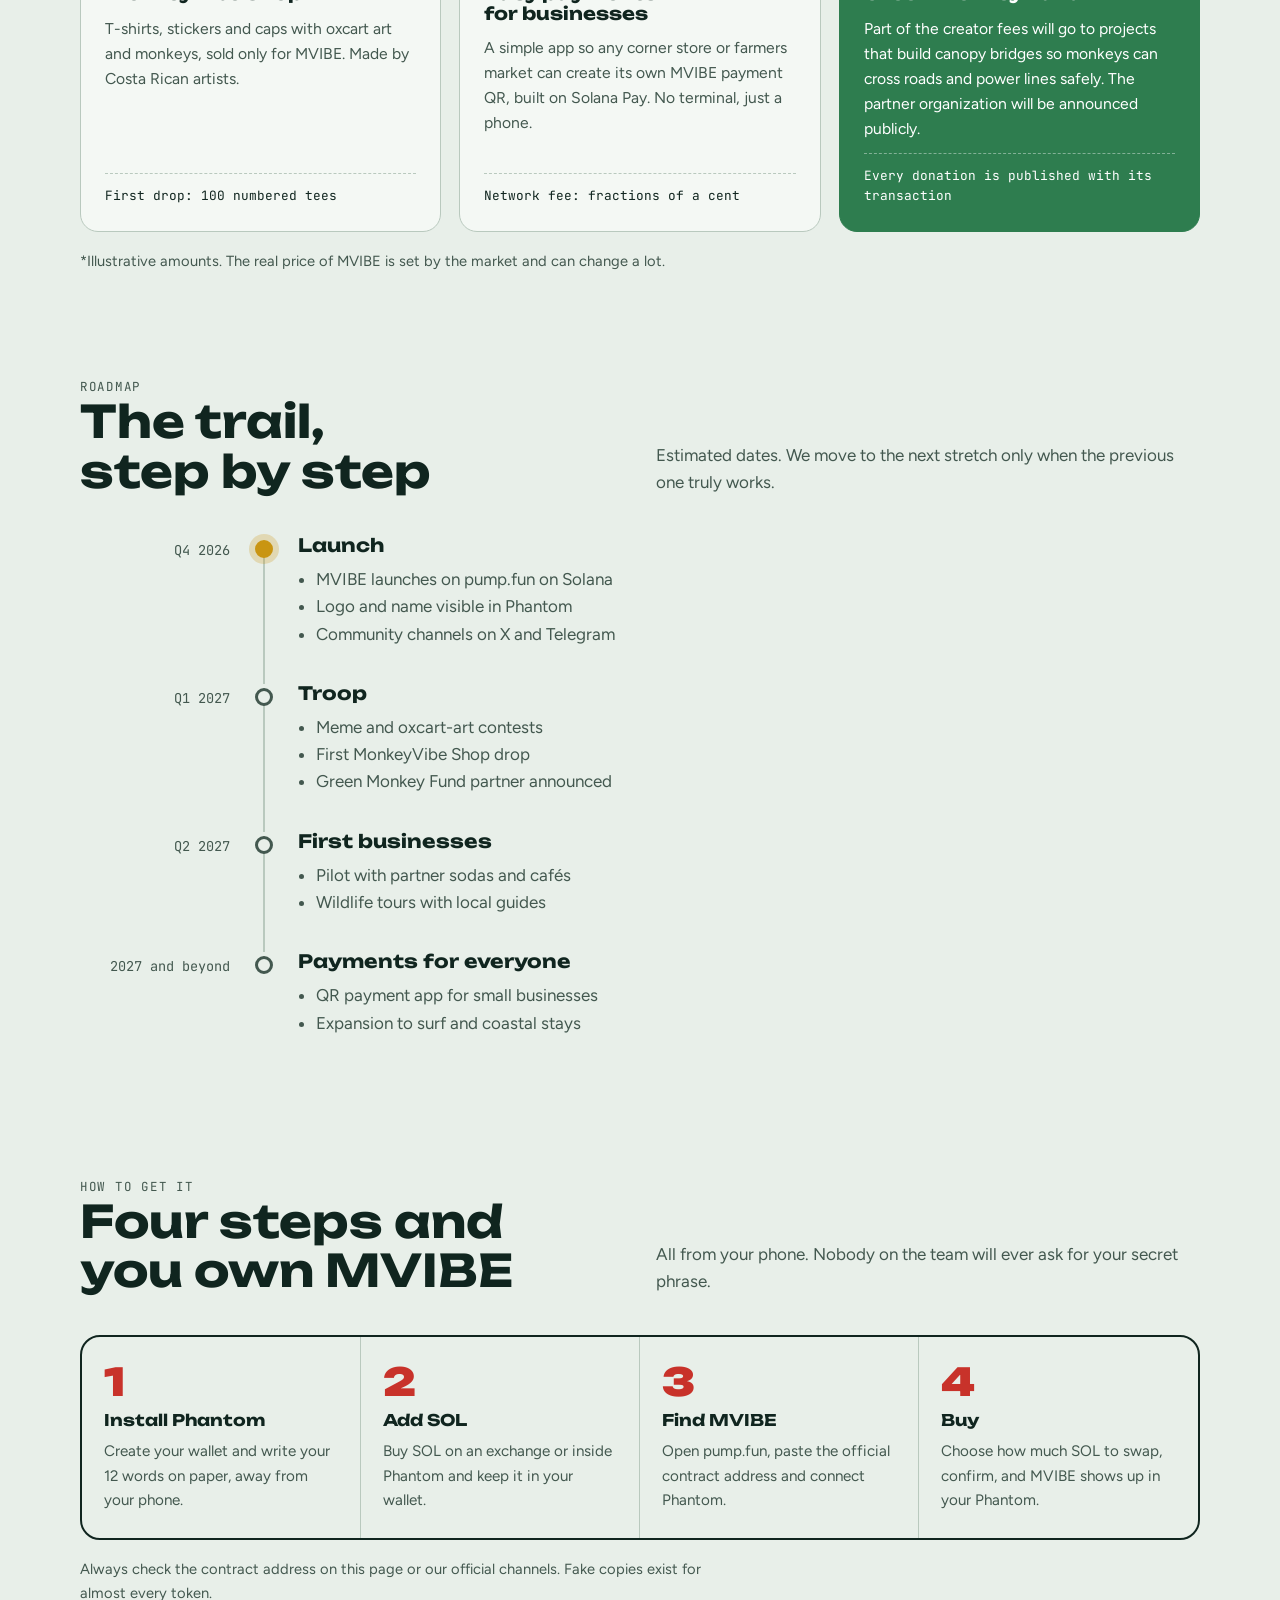
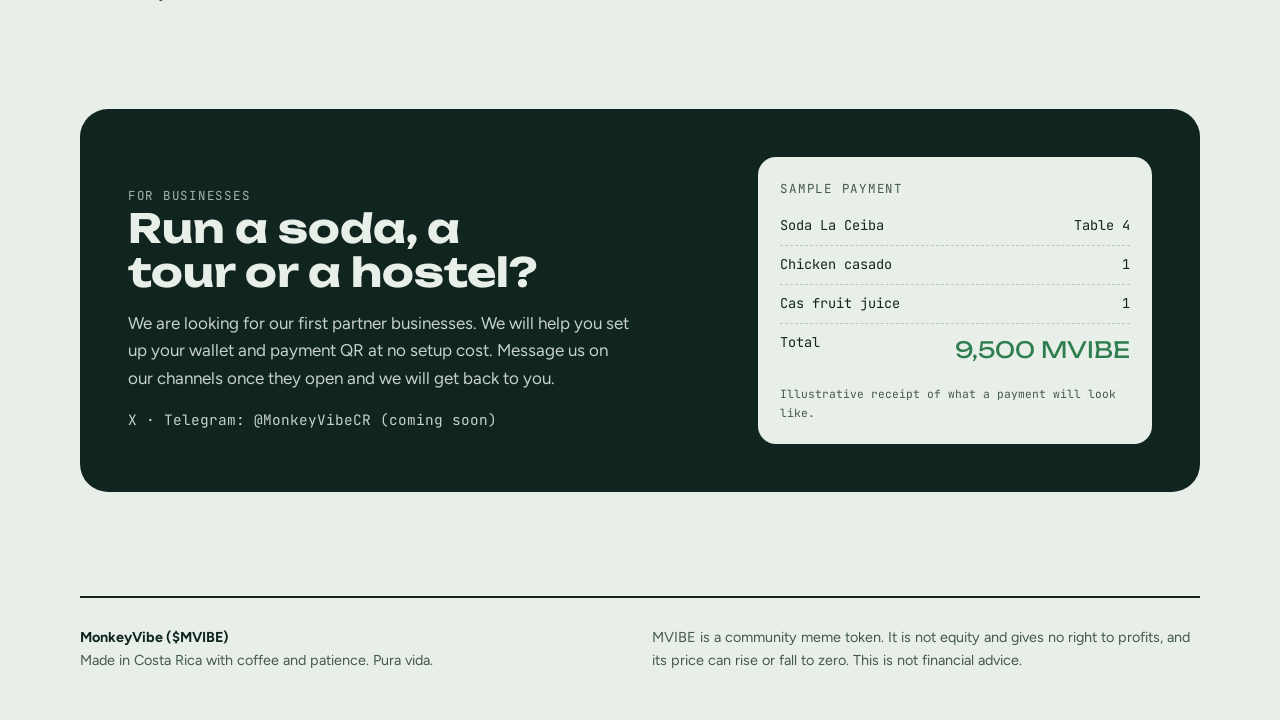
<file: MonkeyVibe (1).html>
<!doctype html><html><head><meta charset=utf8><meta name=viewport content="width=device-width,initial-scale=1,viewport-fit=cover"><style>:root{color-scheme:light;box-sizing:border-box;padding-top:env(safe-area-inset-top,0px);padding-bottom:env(safe-area-inset-bottom,0px)}html{scroll-padding-top:env(safe-area-inset-top,0px)}body{margin:0;padding:0;font:14px -apple-system,BlinkMacSystemFont,sans-serif;background:#fff;color:#000}img{max-width:100%}[hidden]:not([hidden=until-found i]){display:none!important}</style></head><body>
<title>MonkeyVibe</title>
<link rel="preconnect" href="https://fonts.googleapis.com">
<link rel="preconnect" href="https://fonts.gstatic.com" crossorigin>
<link rel="stylesheet" href="https://fonts.googleapis.com/css2?family=Unbounded:wght@500;700;900&family=Figtree:wght@400;500;700&family=JetBrains+Mono:wght@400;600&display=swap">
<style>
/* Layout: canopy at night. Hero = a carreta wheel turned into a coin; below, a trail of stops (uses → route → how to get it), like walking a jungle path. */
:root{
  --bg:#E8EFE9;          /* neblina de Monteverde */
  --bg-2:#DCE6DE;
  --ink:#10251F;
  --ink-soft:#43584F;
  --line:#B9C9BE;
  --rojo:#C8322A;        /* rojo carreta */
  --amarillo:#C99512;    /* oro del logo */
  --azul:#1F5FA8;        /* azul carreta */
  --verde:#2E7D4F;
  --card:#F4F8F4;
  --wheel-bg:#10251F;
  --f-display:"Unbounded","Arial Black",system-ui,sans-serif;
  --f-body:"Figtree",system-ui,-apple-system,"Segoe UI",sans-serif;
  --f-mono:"JetBrains Mono",ui-monospace,Menlo,Consolas,monospace;
}
@media (prefers-color-scheme: dark){
  :root:not([data-theme="light"]){
    --bg:#0D1F1A;--bg-2:#132A23;--ink:#E6EFE8;--ink-soft:#9DB3A7;--line:#28443A;
    --rojo:#F0574C;--amarillo:#F2C14E;--azul:#5B9BE8;--verde:#5BC489;--card:#122822;--wheel-bg:#081512;
    color-scheme:dark;
  }
}
:root[data-theme="dark"]{
  --bg:#0D1F1A;--bg-2:#132A23;--ink:#E6EFE8;--ink-soft:#9DB3A7;--line:#28443A;
  --rojo:#F0574C;--amarillo:#F2C14E;--azul:#5B9BE8;--verde:#5BC489;--card:#122822;--wheel-bg:#081512;
  color-scheme:dark;
}
*{box-sizing:border-box}
body{background:var(--bg);color:var(--ink);font-family:var(--f-body);font-size:17px;line-height:1.6;padding-inline:20px}
.wrap{max-width:1120px;margin-inline:auto}
a{color:inherit}
:focus-visible{outline:3px solid var(--amarillo);outline-offset:3px;border-radius:4px}
h1,h2,h3{font-family:var(--f-display);text-wrap:balance;margin:0;line-height:1.1}
p{margin:0}
.eyebrow{font-family:var(--f-mono);font-size:.78rem;letter-spacing:.14em;text-transform:uppercase;color:var(--ink-soft)}

/* nav */
nav{display:flex;align-items:center;justify-content:space-between;gap:16px;padding-block:20px;flex-wrap:wrap}
.brand{display:flex;align-items:center;gap:10px;font-family:var(--f-display);font-weight:700;font-size:1.05rem;text-decoration:none}
.brand img{width:44px;height:44px;border-radius:50%}
.navlinks{display:flex;gap:22px;flex-wrap:wrap;font-weight:500;font-size:.95rem}
.navlinks a{text-decoration:none;border-bottom:2px solid transparent;padding-bottom:2px}
.navlinks a:hover{border-color:var(--amarillo)}

/* hero */
.hero{display:grid;grid-template-columns:1.1fr .9fr;gap:40px;align-items:center;padding-block:40px 64px}
.hero > *{min-width:0}
.hero h1{font-size:clamp(2.3rem,6vw,4.6rem);font-weight:900;letter-spacing:-.02em}
.hero h1 .pv{display:block;color:var(--verde)}
.hero .lead{margin-top:22px;font-size:1.15rem;max-width:34ch;color:var(--ink-soft)}
.cta{display:flex;gap:12px;flex-wrap:wrap;margin-top:30px}
.btn{font:700 .95rem var(--f-body);padding:14px 22px;border-radius:999px;text-decoration:none;border:2px solid var(--ink);display:inline-flex;align-items:center;gap:8px;cursor:pointer;background:transparent;color:var(--ink)}
.btn.main{background:var(--ink);color:var(--bg)}
.btn:hover{transform:translateY(-1px)}
.ca{margin-top:28px;font-family:var(--f-mono);font-size:.82rem;color:var(--ink-soft);display:flex;gap:10px;align-items:center;flex-wrap:wrap}
.ca code{background:var(--bg-2);padding:6px 10px;border-radius:6px;color:var(--ink);overflow-wrap:anywhere}
.wheel{position:relative;aspect-ratio:1;max-width:100%;width:100%;border-radius:50%;background:var(--wheel-bg);box-shadow:0 0 0 10px var(--bg-2),0 0 0 12px var(--line)}
.wheel canvas{width:100%;height:100%;display:block;border-radius:50%}
.wheel .hub{position:absolute;inset:0;margin:auto;width:62%;height:62%;display:grid;place-items:center;border-radius:50%;box-shadow:0 0 40px color-mix(in srgb,var(--amarillo) 45%,transparent)}
.wheel .hub img{width:100%;height:100%;display:block}

/* ficha */
.ficha{display:grid;grid-template-columns:repeat(4,1fr);border-block:2px solid var(--ink);margin-bottom:96px}
.ficha div{padding:20px 18px;border-right:1px solid var(--line);min-width:0}
.ficha div:last-child{border-right:0}
.ficha b{display:block;font-family:var(--f-display);font-size:1.25rem;margin-top:6px;font-variant-numeric:tabular-nums;overflow-wrap:anywhere}

/* sections */
section{margin-bottom:104px}
.sec-head{display:grid;grid-template-columns:1fr 1fr;gap:32px;align-items:end;margin-bottom:40px}
.sec-head > *{min-width:0}
.sec-head h2{font-size:clamp(1.8rem,4vw,2.8rem);font-weight:700}
.sec-head p{color:var(--ink-soft);max-width:48ch}

/* usos */
.usos{display:grid;grid-template-columns:repeat(3,1fr);gap:18px}
.uso{background:var(--card);border:1px solid var(--line);border-radius:18px;padding:24px;display:flex;flex-direction:column;gap:12px;min-width:0}
.uso .top{display:flex;justify-content:space-between;align-items:center;gap:10px}
.uso svg{width:42px;height:42px;flex:none}
.uso h3{font-size:1.1rem;font-weight:700}
.uso p{color:var(--ink-soft);font-size:.98rem}
.uso .ej{margin-top:auto;font-family:var(--f-mono);font-size:.8rem;color:var(--ink);border-top:1px dashed var(--line);padding-top:12px}
.chip{font-family:var(--f-mono);font-size:.7rem;letter-spacing:.06em;text-transform:uppercase;padding:4px 10px;border-radius:999px;white-space:nowrap;border:1.5px solid currentColor}
.chip.dis{color:var(--azul)}
.chip.con{color:var(--amarillo)}
.chip.ide{color:var(--ink-soft)}
.uso.verde{background:var(--verde);border-color:var(--verde);color:#fff}
.uso.verde p,.uso.verde .ej{color:#fff;border-color:rgba(255,255,255,.4)}
.uso.verde .chip{color:#fff}

/* ruta */
.ruta{position:relative;display:grid;gap:0}
.paso{display:grid;grid-template-columns:150px 28px 1fr;gap:20px;padding-bottom:36px}
.paso > *{min-width:0}
.paso .when{font-family:var(--f-mono);font-size:.85rem;color:var(--ink-soft);text-align:right;padding-top:4px}
.paso .dot{position:relative;display:flex;justify-content:center}
.paso .dot::before{content:"";position:absolute;top:10px;bottom:-36px;width:2px;background:var(--line)}
.paso:last-child .dot::before{display:none}
.paso .dot span{position:relative;width:18px;height:18px;border-radius:50%;background:var(--bg);border:3px solid var(--ink-soft);margin-top:4px}
.paso.now .dot span{background:var(--amarillo);border-color:var(--amarillo);box-shadow:0 0 0 6px color-mix(in srgb,var(--amarillo) 25%,transparent)}
.paso h3{font-size:1.15rem;font-weight:700}
.paso ul{margin:10px 0 0;padding-left:18px;color:var(--ink-soft)}

/* como */
.como{display:grid;grid-template-columns:repeat(4,1fr);gap:0;border:2px solid var(--ink);border-radius:20px;overflow:hidden}
.step{padding:26px 22px;border-right:1px solid var(--line);display:flex;flex-direction:column;gap:10px;min-width:0}
.step:last-child{border-right:0}
.step .n{font-family:var(--f-display);font-weight:900;font-size:2.4rem;color:var(--rojo);line-height:1}
.step h3{font-size:1rem}
.step p{font-size:.95rem;color:var(--ink-soft)}
.aviso{margin-top:18px;font-size:.92rem;color:var(--ink-soft);max-width:70ch}

/* comercios */
.comercio{background:var(--ink);color:var(--bg);border-radius:28px;padding:48px;display:grid;grid-template-columns:1.2fr .8fr;gap:40px;align-items:center}
.comercio > *{min-width:0}
.comercio h2{font-size:clamp(1.7rem,3.6vw,2.5rem)}
.comercio p{margin-top:16px;opacity:.85;max-width:46ch}
.qr{background:var(--bg);color:var(--ink);border-radius:18px;padding:22px;font-family:var(--f-mono);font-size:.85rem}
.qr .row{display:flex;justify-content:space-between;gap:12px;padding-block:8px;border-bottom:1px dashed var(--line)}
.qr .row:last-of-type{border-bottom:0}
.qr .tot{font-family:var(--f-display);font-size:1.4rem;color:var(--verde)}
.qr small{display:block;margin-top:10px;color:var(--ink-soft)}

footer{border-top:2px solid var(--ink);padding-block:28px 48px;display:grid;grid-template-columns:1fr 1fr;gap:24px;font-size:.9rem;color:var(--ink-soft)}
footer > *{min-width:0}
footer strong{color:var(--ink)}

@media (max-width:900px){
  .hero,.sec-head,.comercio,footer{grid-template-columns:1fr}
  .wheel{max-width:420px;margin-inline:auto}
  .usos{grid-template-columns:1fr 1fr}
  .como{grid-template-columns:1fr 1fr}
  .step:nth-child(2){border-right:0}
  .step:nth-child(-n+2){border-bottom:1px solid var(--line)}
  .ficha{grid-template-columns:1fr 1fr}
  .ficha div:nth-child(2){border-right:0}
  .ficha div:nth-child(-n+2){border-bottom:1px solid var(--line)}
}
@media (max-width:600px){
  .usos,.como{grid-template-columns:1fr}
  .step{border-right:0;border-bottom:1px solid var(--line)}
  .step:last-child{border-bottom:0}
  .paso{grid-template-columns:22px 1fr;gap:14px}
  .paso .when{grid-column:2;text-align:left;padding:0;order:-1}
  .paso .dot{grid-row:1 / span 2;grid-column:1}
  .comercio{padding:28px}
  .navlinks{gap:14px;font-size:.88rem}
}

.lang{font:700 .8rem var(--f-mono);letter-spacing:.08em;padding:8px 14px;border-radius:999px;border:2px solid var(--ink);background:var(--ink);color:var(--bg);cursor:pointer}
@media (max-width:600px){
  body{font-size:16px;padding-inline:16px}
  nav{display:grid;grid-template-columns:1fr auto;row-gap:12px;padding-block:14px}
  .navlinks{grid-column:1 / -1;order:3;flex-wrap:nowrap;overflow-x:auto;gap:18px;padding-bottom:6px;scrollbar-width:none;margin-inline:-16px;padding-inline:16px}
  .navlinks a{white-space:nowrap}
  .hero{padding-block:16px 48px;gap:36px}
  .hero .lead{font-size:1.05rem}
  .cta .btn{flex:1 1 100%;justify-content:center}
  .wheel{max-width:300px;box-shadow:0 0 0 6px var(--bg-2),0 0 0 8px var(--line)}
  .ficha b{font-size:1rem}
  .ficha div{padding:16px 12px}
  section{margin-bottom:72px}
  .ficha{margin-bottom:72px}
  .sec-head{margin-bottom:28px;gap:14px}
  .uso{padding:20px}
  .comercio{border-radius:20px}
  .qr .row{font-size:.8rem}
  .qr .tot{font-size:1.15rem}
}
@media (prefers-reduced-motion:reduce){.btn:hover{transform:none}}
</style>

<div class="wrap">
<nav>
  <a class="brand" href="#top" aria-label="MonkeyVibe inicio">
    <img src="[data-uri]" alt="" width="44" height="44">
    MonkeyVibe
  </a>
  <div class="navlinks">
    <a href="#usos">Dónde pagar</a>
    <a href="#ruta">Ruta</a>
    <a href="#como">Cómo conseguirla</a>
    <a href="#comercios">Comercios</a>
  </div>
  <button class="lang" id="lang" type="button" aria-label="Switch to English">EN</button>
</nav>

<header class="hero" id="top">
  <div>
    <p class="eyebrow">$MVIBE · token comunitario en Solana</p>
    <h1>Plata con vibra de selva. <span class="pv">Pura Vida.</span></h1>
    <p class="lead">MonkeyVibe nace en Costa Rica para pagar el cafecito, el tour y la tabla de surf con una moneda que se mueve tan rápido como un mono congo entre los árboles.</p>
    <div class="cta">
      <a class="btn main" href="#como">Conseguir MVIBE →</a>
      <a class="btn" href="#usos">Ver dónde se usará</a>
    </div>
    <div class="ca">
      <span>Contrato:</span>
      <code id="ca">BJFNLeq3En4cXmsA2BSRcBU2MQGGCQnpbKNq8FaYpump</code>
      <button class="btn" id="copy" type="button" style="padding:6px 14px;font-size:.8rem">Copiar</button>
      <a class="btn" href="https://pump.fun/coin/BJFNLeq3En4cXmsA2BSRcBU2MQGGCQnpbKNq8FaYpump" target="_blank" rel="noopener" style="padding:6px 14px;font-size:.8rem">Ver en pump.fun ↗</a>
    </div>
  </div>
  <div class="wheel" aria-label="Rueda de carreta típica costarricense convertida en moneda">
    <canvas id="rueda"></canvas>
    <div class="hub"><img src="[data-uri]" alt="Logo de la moneda MonkeyVibe" width="560" height="560"></div>
  </div>
</header>

<div class="ficha">
  <div><span class="eyebrow">Red</span><b>Solana</b></div>
  <div><span class="eyebrow">Símbolo</span><b>$MVIBE</b></div>
  <div><span class="eyebrow">Suministro</span><b>1.000.000.000</b></div>
  <div><span class="eyebrow">Lanzamiento</span><b>pump.fun</b></div>
</div>

<section id="usos">
  <div class="sec-head">
    <div>
      <p class="eyebrow">Proyectos en camino</p>
      <h2>Dónde vas a poder pagar con MVIBE</h2>
    </div>
    <p>Estos son los usos que estamos armando. Cada tarjeta dice en qué etapa va, sin adornos: lo que está en conversación todavía no es un hecho.</p>
  </div>
  <div class="usos">
    <article class="uso">
      <div class="top">
        <svg viewBox="0 0 48 48" aria-hidden="true"><path d="M10 18h24v12a10 10 0 0 1-10 10h-4a10 10 0 0 1-10-10z" fill="none" stroke="var(--rojo)" stroke-width="3"/><path d="M34 22h3a5 5 0 0 1 0 10h-3" fill="none" stroke="var(--rojo)" stroke-width="3"/><path d="M17 6c-2 3 2 5 0 8M24 6c-2 3 2 5 0 8" stroke="var(--ink-soft)" stroke-width="2.4" fill="none" stroke-linecap="round"/></svg>
        <span class="chip con">En conversaciones</span>
      </div>
      <h3>Sodas y cafeterías aliadas</h3>
      <p>Pagar el casado o el café chorreado escaneando un código QR con Phantom. El comercio recibe al instante.</p>
      <p class="ej">Ej: casado + fresco · 9.500 MVIBE*</p>
    </article>
    <article class="uso">
      <div class="top">
        <svg viewBox="0 0 48 48" aria-hidden="true"><path d="M6 40C14 22 22 14 42 8" stroke="var(--verde)" stroke-width="3" fill="none" stroke-linecap="round"/><circle cx="28" cy="22" r="6" fill="var(--ink)"/><path d="M28 28c0 6 4 8 8 6" stroke="var(--ink)" stroke-width="3" fill="none" stroke-linecap="round"/></svg>
        <span class="chip dis">En diseño</span>
      </div>
      <h3>Tours para ver monos</h3>
      <p>Guías locales en zonas como Manuel Antonio, Cahuita y Tortuguero cobrando tours de avistamiento en MVIBE, con descuento para holders.</p>
      <p class="ej">Meta: 3 guías piloto en el primer año</p>
    </article>
    <article class="uso">
      <div class="top">
        <svg viewBox="0 0 48 48" aria-hidden="true"><path d="M24 4c6 10 6 30 0 40-6-10-6-30 0-40z" fill="none" stroke="var(--azul)" stroke-width="3"/><path d="M4 38c6-4 10-4 14 0s10 4 14 0 10-4 12 0" stroke="var(--azul)" stroke-width="2.6" fill="none" stroke-linecap="round"/></svg>
        <span class="chip ide">Idea</span>
      </div>
      <h3>Surf y hospedaje</h3>
      <p>Hostales y escuelas de surf en la costa del Pacífico aceptando MVIBE para clases, alquiler de tablas y noches.</p>
      <p class="ej">Zonas: Santa Teresa · Nosara · Dominical</p>
    </article>
    <article class="uso">
      <div class="top">
        <svg viewBox="0 0 48 48" aria-hidden="true"><path d="M14 8l-8 6 4 8 4-2v20h20V20l4 2 4-8-8-6-5 3a5 5 0 0 1-10 0z" fill="none" stroke="var(--amarillo)" stroke-width="3" stroke-linejoin="round"/></svg>
        <span class="chip dis">En diseño</span>
      </div>
      <h3>Tienda MonkeyVibe</h3>
      <p>Camisetas, stickers y gorras con arte de carreta y monos, que solo se compran con MVIBE. Hechas por artistas ticos.</p>
      <p class="ej">Primer drop: 100 camisetas numeradas</p>
    </article>
    <article class="uso">
      <div class="top">
        <svg viewBox="0 0 48 48" aria-hidden="true"><rect x="8" y="8" width="32" height="32" rx="4" fill="none" stroke="var(--ink)" stroke-width="3"/><rect x="14" y="14" width="8" height="8" fill="var(--ink)"/><rect x="26" y="14" width="8" height="8" fill="var(--ink)"/><rect x="14" y="26" width="8" height="8" fill="var(--ink)"/><rect x="28" y="28" width="4" height="4" fill="var(--rojo)"/></svg>
        <span class="chip ide">Idea</span>
      </div>
      <h3>Cobro fácil para negocios</h3>
      <p>Una app sencilla para que cualquier pulpería o feria genere su QR de cobro en MVIBE, basada en Solana Pay. Sin terminal, solo el celular.</p>
      <p class="ej">Comisión de red: fracciones de centavo</p>
    </article>
    <article class="uso verde">
      <div class="top">
        <svg viewBox="0 0 48 48" aria-hidden="true"><path d="M2 14h44" stroke="#fff" stroke-width="2.6"/><path d="M6 14v26M42 14v26" stroke="#fff" stroke-width="2.6"/><path d="M14 14c2 8 6 10 10 10s8-2 10-10" stroke="#fff" stroke-width="2.6" fill="none"/><circle cx="24" cy="10" r="4" fill="#fff"/></svg>
        <span class="chip">Compromiso</span>
      </div>
      <h3>Fondo Mono Verde</h3>
      <p>Parte de las comisiones de creador irá a proyectos que instalan puentes de dosel para que los monos crucen calles y cables sin peligro. La organización aliada se anunciará públicamente.</p>
      <p class="ej">Cada aporte se publica con su transacción</p>
    </article>
  </div>
  <p class="aviso">*Montos ilustrativos. El precio real de MVIBE lo define el mercado y puede cambiar mucho.</p>
</section>

<section id="ruta">
  <div class="sec-head">
    <div>
      <p class="eyebrow">Hoja de ruta</p>
      <h2>El sendero, paso a paso</h2>
    </div>
    <p>Fechas estimadas. Avanzamos al siguiente tramo cuando el anterior funciona de verdad, no antes.</p>
  </div>
  <div class="ruta">
    <div class="paso now">
      <div class="when">Q4 2026</div>
      <div class="dot"><span></span></div>
      <div>
        <h3>Lanzamiento</h3>
        <ul><li>MVIBE sale en pump.fun sobre Solana</li><li>Logo y nombre visibles en Phantom</li><li>Canales de comunidad en X y Telegram</li></ul>
      </div>
    </div>
    <div class="paso">
      <div class="when">Q1 2027</div>
      <div class="dot"><span></span></div>
      <div>
        <h3>Tropa</h3>
        <ul><li>Concursos de memes y arte de carreta</li><li>Primer drop de la tienda MonkeyVibe</li><li>Anuncio de la organización del Fondo Mono Verde</li></ul>
      </div>
    </div>
    <div class="paso">
      <div class="when">Q2 2027</div>
      <div class="dot"><span></span></div>
      <div>
        <h3>Primeros comercios</h3>
        <ul><li>Piloto con sodas y cafeterías aliadas</li><li>Tours de avistamiento con guías locales</li></ul>
      </div>
    </div>
    <div class="paso">
      <div class="when">2027 en adelante</div>
      <div class="dot"><span></span></div>
      <div>
        <h3>Cobro para todos</h3>
        <ul><li>App de cobro con QR para pequeños negocios</li><li>Expansión a surf y hospedaje en la costa</li></ul>
      </div>
    </div>
  </div>
</section>

<section id="como">
  <div class="sec-head">
    <div>
      <p class="eyebrow">Cómo conseguirla</p>
      <h2>Cuatro pasos y ya tenés MVIBE</h2>
    </div>
    <p>Todo desde el celular. Nadie del equipo te va a pedir tu frase secreta, nunca.</p>
  </div>
  <div class="como">
    <div class="step"><span class="n">1</span><h3>Instalá Phantom</h3><p>Creá la wallet y guardá tus 12 palabras en papel, lejos del celular.</p></div>
    <div class="step"><span class="n">2</span><h3>Cargá SOL</h3><p>Comprá SOL en un exchange o dentro de Phantom y dejalo en tu wallet.</p></div>
    <div class="step"><span class="n">3</span><h3>Buscá MVIBE</h3><p>Abrí pump.fun, pegá la dirección oficial del contrato y conectá Phantom.</p></div>
    <div class="step"><span class="n">4</span><h3>Comprá</h3><p>Elegí cuánto SOL cambiar, confirmá, y MVIBE aparece en tu Phantom.</p></div>
  </div>
  <p class="aviso">Verificá siempre la dirección del contrato en esta página o en nuestros canales oficiales. Hay copias falsas de casi cualquier token.</p>
</section>

<section id="comercios">
  <div class="comercio">
    <div>
      <p class="eyebrow" style="color:inherit;opacity:.7">Para negocios</p>
      <h2>¿Tenés una soda, un tour o un hostal?</h2>
      <p>Buscamos los primeros comercios aliados. Te ayudamos a crear tu wallet y tu QR de cobro, sin costo de instalación. Escribinos por nuestros canales cuando estén abiertos y te contactamos.</p>
      <p style="font-family:var(--f-mono);font-size:.9rem">X · Telegram: @MonkeyVibeCR (próximamente)</p>
    </div>
    <div class="qr" aria-label="Ejemplo de recibo de cobro">
      <div class="eyebrow" style="margin-bottom:8px">Ejemplo de cobro</div>
      <div class="row"><span>Soda La Ceiba</span><span>Mesa 4</span></div>
      <div class="row"><span>Casado de pollo</span><span>1</span></div>
      <div class="row"><span>Fresco de cas</span><span>1</span></div>
      <div class="row"><span>Total</span><span class="tot">9.500 MVIBE</span></div>
      <small>Recibo ilustrativo de cómo se verá un cobro.</small>
    </div>
  </div>
</section>

<footer>
  <div><strong>MonkeyVibe ($MVIBE)</strong><br>Hecho en Costa Rica, con café y paciencia. Pura vida.</div>
  <div>MVIBE es un token meme comunitario. No representa acciones ni derecho a ganancias, y su precio puede subir o bajar a cero. Esto no es asesoría financiera.</div>
</footer>
</div>

<script>
(function(){
  const cv=document.getElementById('rueda');
  const ctx=cv.getContext('2d');
  const reduce=window.matchMedia('(prefers-reduced-motion: reduce)').matches;
  let W=0,t=0;
  const cols=['#F0574C','#F5B935','#5B9BE8','#5BC489','#FFF3D6'];
  function size(){const r=cv.getBoundingClientRect();const d=window.devicePixelRatio||1;W=r.width;cv.width=r.width*d;cv.height=r.height*d;ctx.setTransform(d,0,0,d,0,0)}
  function ring(R,n,shape,rot,c1,c2){
    for(let i=0;i<n;i++){
      const a=rot+i*2*Math.PI/n;
      ctx.save();ctx.rotate(a);
      ctx.fillStyle=i%2?c1:c2;ctx.strokeStyle=i%2?c1:c2;
      if(shape==='petal'){ctx.beginPath();ctx.moveTo(0,R*0.62);ctx.quadraticCurveTo(R*0.16,R*0.82,0,R);ctx.quadraticCurveTo(-R*0.16,R*0.82,0,R*0.62);ctx.fill()}
      else if(shape==='tri'){ctx.beginPath();ctx.moveTo(-R*0.07,R*0.88);ctx.lineTo(R*0.07,R*0.88);ctx.lineTo(0,R*0.98);ctx.fill()}
      else if(shape==='dot'){ctx.beginPath();ctx.arc(0,R,R*0.025,0,7);ctx.fill()}
      else if(shape==='spoke'){ctx.lineWidth=2;ctx.globalAlpha=.55;ctx.beginPath();ctx.moveTo(0,R*0.2);ctx.lineTo(0,R);ctx.stroke()}
      ctx.restore();
    }
  }
  function circle(r,c,w){ctx.beginPath();ctx.arc(0,0,r,0,7);ctx.strokeStyle=c;ctx.lineWidth=w;ctx.stroke()}
  function draw(){
    const R=W/2;ctx.clearRect(0,0,W,W);ctx.save();ctx.translate(R,R);
    circle(R*0.96,cols[1],R*0.03);
    ring(R*0.96,48,'tri',t*0.4,cols[0],cols[2]);
    circle(R*0.84,cols[4],1);
    ring(R*0.8,72,'dot',-t*0.6,cols[1],cols[4]);
    ring(R*0.74,16,'petal',t*0.25,cols[0],cols[2]);
    ring(R*0.5,12,'petal',-t*0.35,cols[1],cols[3]);
    ring(R*0.6,24,'spoke',t*0.15,cols[4],cols[1]);
    circle(R*0.38,cols[3],R*0.015);
    ctx.restore();
  }
  function loop(){t+=0.004;draw();requestAnimationFrame(loop)}
  size();draw();
  window.addEventListener('resize',()=>{size();draw()});
  if(!reduce)requestAnimationFrame(loop);

  const btn=document.getElementById('copy'),ca=document.getElementById('ca');
  btn.addEventListener('click',()=>{
    navigator.clipboard.writeText(ca.textContent).then(()=>{btn.textContent=window.mvT?window.mvT('Copiado'):'Copiado'},()=>{const r=document.createRange();r.selectNodeContents(ca);const s=getSelection();s.removeAllRanges();s.addRange(r)});
  });
})();
</script>

<script>
(function(){
  const EN={"Dónde pagar": "Where to pay", "Ruta": "Roadmap", "Cómo conseguirla": "How to get it", "Comercios": "Businesses", "$MVIBE · token comunitario en Solana": "$MVIBE · community token on Solana", "Plata con vibra de selva.": "Money with jungle vibes.", "MonkeyVibe nace en Costa Rica para pagar el cafecito, el tour y la tabla de surf con una moneda que se mueve tan rápido como un mono congo entre los árboles.": "MonkeyVibe was born in Costa Rica to pay for your coffee, your tour and your surfboard with a coin that moves as fast as a howler monkey through the treetops.", "Conseguir MVIBE →": "Get MVIBE →", "Ver dónde se usará": "See where it will work", "Contrato:": "Contract:", "Ver en pump.fun ↗": "View on pump.fun ↗", "Copiar": "Copy", "Red": "Network", "Símbolo": "Ticker", "Suministro": "Supply", "1.000.000.000": "1,000,000,000", "Lanzamiento": "Launch", "Proyectos en camino": "Projects on the way", "Dónde vas a poder pagar con MVIBE": "Where you will be able to pay with MVIBE", "Estos son los usos que estamos armando. Cada tarjeta dice en qué etapa va, sin adornos: lo que está en conversación todavía no es un hecho.": "These are the uses we are building. Each card shows its real stage: anything still in talks is not a done deal.", "En conversaciones": "In talks", "Sodas y cafeterías aliadas": "Partner sodas and cafés", "Pagar el casado o el café chorreado escaneando un código QR con Phantom. El comercio recibe al instante.": "Pay for a casado (the classic Tico lunch plate) or a pour-over coffee by scanning a QR code with Phantom. The shop gets paid instantly.", "Ej: casado + fresco · 9.500 MVIBE*": "E.g. casado + fresh juice · 9,500 MVIBE*", "En diseño": "In design", "Tours para ver monos": "Monkey-watching tours", "Guías locales en zonas como Manuel Antonio, Cahuita y Tortuguero cobrando tours de avistamiento en MVIBE, con descuento para holders.": "Local guides in places like Manuel Antonio, Cahuita and Tortuguero charging for wildlife tours in MVIBE, with discounts for holders.", "Meta: 3 guías piloto en el primer año": "Goal: 3 pilot guides in year one", "Surf y hospedaje": "Surf and stays", "Hostales y escuelas de surf en la costa del Pacífico aceptando MVIBE para clases, alquiler de tablas y noches.": "Hostels and surf schools on the Pacific coast accepting MVIBE for lessons, board rentals and nights.", "Zonas: Santa Teresa · Nosara · Dominical": "Areas: Santa Teresa · Nosara · Dominical", "Tienda MonkeyVibe": "MonkeyVibe Shop", "Camisetas, stickers y gorras con arte de carreta y monos, que solo se compran con MVIBE. Hechas por artistas ticos.": "T-shirts, stickers and caps with oxcart art and monkeys, sold only for MVIBE. Made by Costa Rican artists.", "Primer drop: 100 camisetas numeradas": "First drop: 100 numbered tees", "Cobro fácil para negocios": "Easy payments for businesses", "Una app sencilla para que cualquier pulpería o feria genere su QR de cobro en MVIBE, basada en Solana Pay. Sin terminal, solo el celular.": "A simple app so any corner store or farmers market can create its own MVIBE payment QR, built on Solana Pay. No terminal, just a phone.", "Comisión de red: fracciones de centavo": "Network fee: fractions of a cent", "Compromiso": "Commitment", "Fondo Mono Verde": "Green Monkey Fund", "Parte de las comisiones de creador irá a proyectos que instalan puentes de dosel para que los monos crucen calles y cables sin peligro. La organización aliada se anunciará públicamente.": "Part of the creator fees will go to projects that build canopy bridges so monkeys can cross roads and power lines safely. The partner organization will be announced publicly.", "Cada aporte se publica con su transacción": "Every donation is published with its transaction", "*Montos ilustrativos. El precio real de MVIBE lo define el mercado y puede cambiar mucho.": "*Illustrative amounts. The real price of MVIBE is set by the market and can change a lot.", "Hoja de ruta": "Roadmap", "El sendero, paso a paso": "The trail, step by step", "Fechas estimadas. Avanzamos al siguiente tramo cuando el anterior funciona de verdad, no antes.": "Estimated dates. We move to the next stretch only when the previous one truly works.", "MVIBE sale en pump.fun sobre Solana": "MVIBE launches on pump.fun on Solana", "Logo y nombre visibles en Phantom": "Logo and name visible in Phantom", "Canales de comunidad en X y Telegram": "Community channels on X and Telegram", "Tropa": "Troop", "Concursos de memes y arte de carreta": "Meme and oxcart-art contests", "Primer drop de la tienda MonkeyVibe": "First MonkeyVibe Shop drop", "Anuncio de la organización del Fondo Mono Verde": "Green Monkey Fund partner announced", "Primeros comercios": "First businesses", "Piloto con sodas y cafeterías aliadas": "Pilot with partner sodas and cafés", "Tours de avistamiento con guías locales": "Wildlife tours with local guides", "2027 en adelante": "2027 and beyond", "Cobro para todos": "Payments for everyone", "App de cobro con QR para pequeños negocios": "QR payment app for small businesses", "Expansión a surf y hospedaje en la costa": "Expansion to surf and coastal stays", "Cuatro pasos y ya tenés MVIBE": "Four steps and you own MVIBE", "Todo desde el celular. Nadie del equipo te va a pedir tu frase secreta, nunca.": "All from your phone. Nobody on the team will ever ask for your secret phrase.", "Instalá Phantom": "Install Phantom", "Creá la wallet y guardá tus 12 palabras en papel, lejos del celular.": "Create your wallet and write your 12 words on paper, away from your phone.", "Cargá SOL": "Add SOL", "Comprá SOL en un exchange o dentro de Phantom y dejalo en tu wallet.": "Buy SOL on an exchange or inside Phantom and keep it in your wallet.", "Buscá MVIBE": "Find MVIBE", "Abrí pump.fun, pegá la dirección oficial del contrato y conectá Phantom.": "Open pump.fun, paste the official contract address and connect Phantom.", "Comprá": "Buy", "Elegí cuánto SOL cambiar, confirmá, y MVIBE aparece en tu Phantom.": "Choose how much SOL to swap, confirm, and MVIBE shows up in your Phantom.", "Verificá siempre la dirección del contrato en esta página o en nuestros canales oficiales. Hay copias falsas de casi cualquier token.": "Always check the contract address on this page or our official channels. Fake copies exist for almost every token.", "Para negocios": "For businesses", "¿Tenés una soda, un tour o un hostal?": "Run a soda, a tour or a hostel?", "Buscamos los primeros comercios aliados. Te ayudamos a crear tu wallet y tu QR de cobro, sin costo de instalación. Escribinos por nuestros canales cuando estén abiertos y te contactamos.": "We are looking for our first partner businesses. We will help you set up your wallet and payment QR at no setup cost. Message us on our channels once they open and we will get back to you.", "X · Telegram: @MonkeyVibeCR (próximamente)": "X · Telegram: @MonkeyVibeCR (coming soon)", "Ejemplo de cobro": "Sample payment", "Mesa 4": "Table 4", "Casado de pollo": "Chicken casado", "Fresco de cas": "Cas fruit juice", "9.500 MVIBE": "9,500 MVIBE", "Recibo ilustrativo de cómo se verá un cobro.": "Illustrative receipt of what a payment will look like.", "Hecho en Costa Rica, con café y paciencia. Pura vida.": "Made in Costa Rica with coffee and patience. Pura vida.", "MVIBE es un token meme comunitario. No representa acciones ni derecho a ganancias, y su precio puede subir o bajar a cero. Esto no es asesoría financiera.": "MVIBE is a community meme token. It is not equity and gives no right to profits, and its price can rise or fall to zero. This is not financial advice.", "Copiado": "Copied"};
  const nodes=[];
  const w=document.createTreeWalker(document.querySelector('.wrap'),NodeFilter.SHOW_TEXT);
  let n;while(n=w.nextNode()){const k=n.nodeValue.replace(/\s+/g,' ').trim();if(EN[k])nodes.push([n,n.nodeValue,n.nodeValue.replace(k,EN[k])])}
  const attrs=[['.wheel','aria-label','Costa Rican painted oxcart wheel turned into a coin'],['.hub img','alt','MonkeyVibe coin logo'],['.qr','aria-label','Sample payment receipt']]
    .map(([q,a,v])=>{const e=document.querySelector(q);return e?[e,a,e.getAttribute(a),v]:null}).filter(Boolean);
  let lang='es';
  window.mvT=k=>lang==='en'&&EN[k]?EN[k]:k;
  const btn=document.getElementById('lang');
  function set(l){
    lang=l;document.documentElement.lang=l;
    nodes.forEach(([n,es,en])=>n.nodeValue=l==='en'?en:es);
    attrs.forEach(([e,a,es,en])=>e.setAttribute(a,l==='en'?en:es));
    btn.textContent=l==='en'?'ES':'EN';
    btn.setAttribute('aria-label',l==='en'?'Cambiar a español':'Switch to English');
    try{localStorage.setItem('mv-lang',l)}catch(e){}
  }
  btn.addEventListener('click',()=>set(lang==='en'?'es':'en'));
  let start='es';
  try{start=localStorage.getItem('mv-lang')||start}catch(e){}
  if(location.hash==='#en')start='en';
  else if(!/^es/i.test(navigator.language||'es')&&!localStorage_has())start='en';
  function localStorage_has(){try{return !!localStorage.getItem('mv-lang')}catch(e){return false}}
  if(start==='en')set('en');
})();
</script>

</body></html>
</file>
